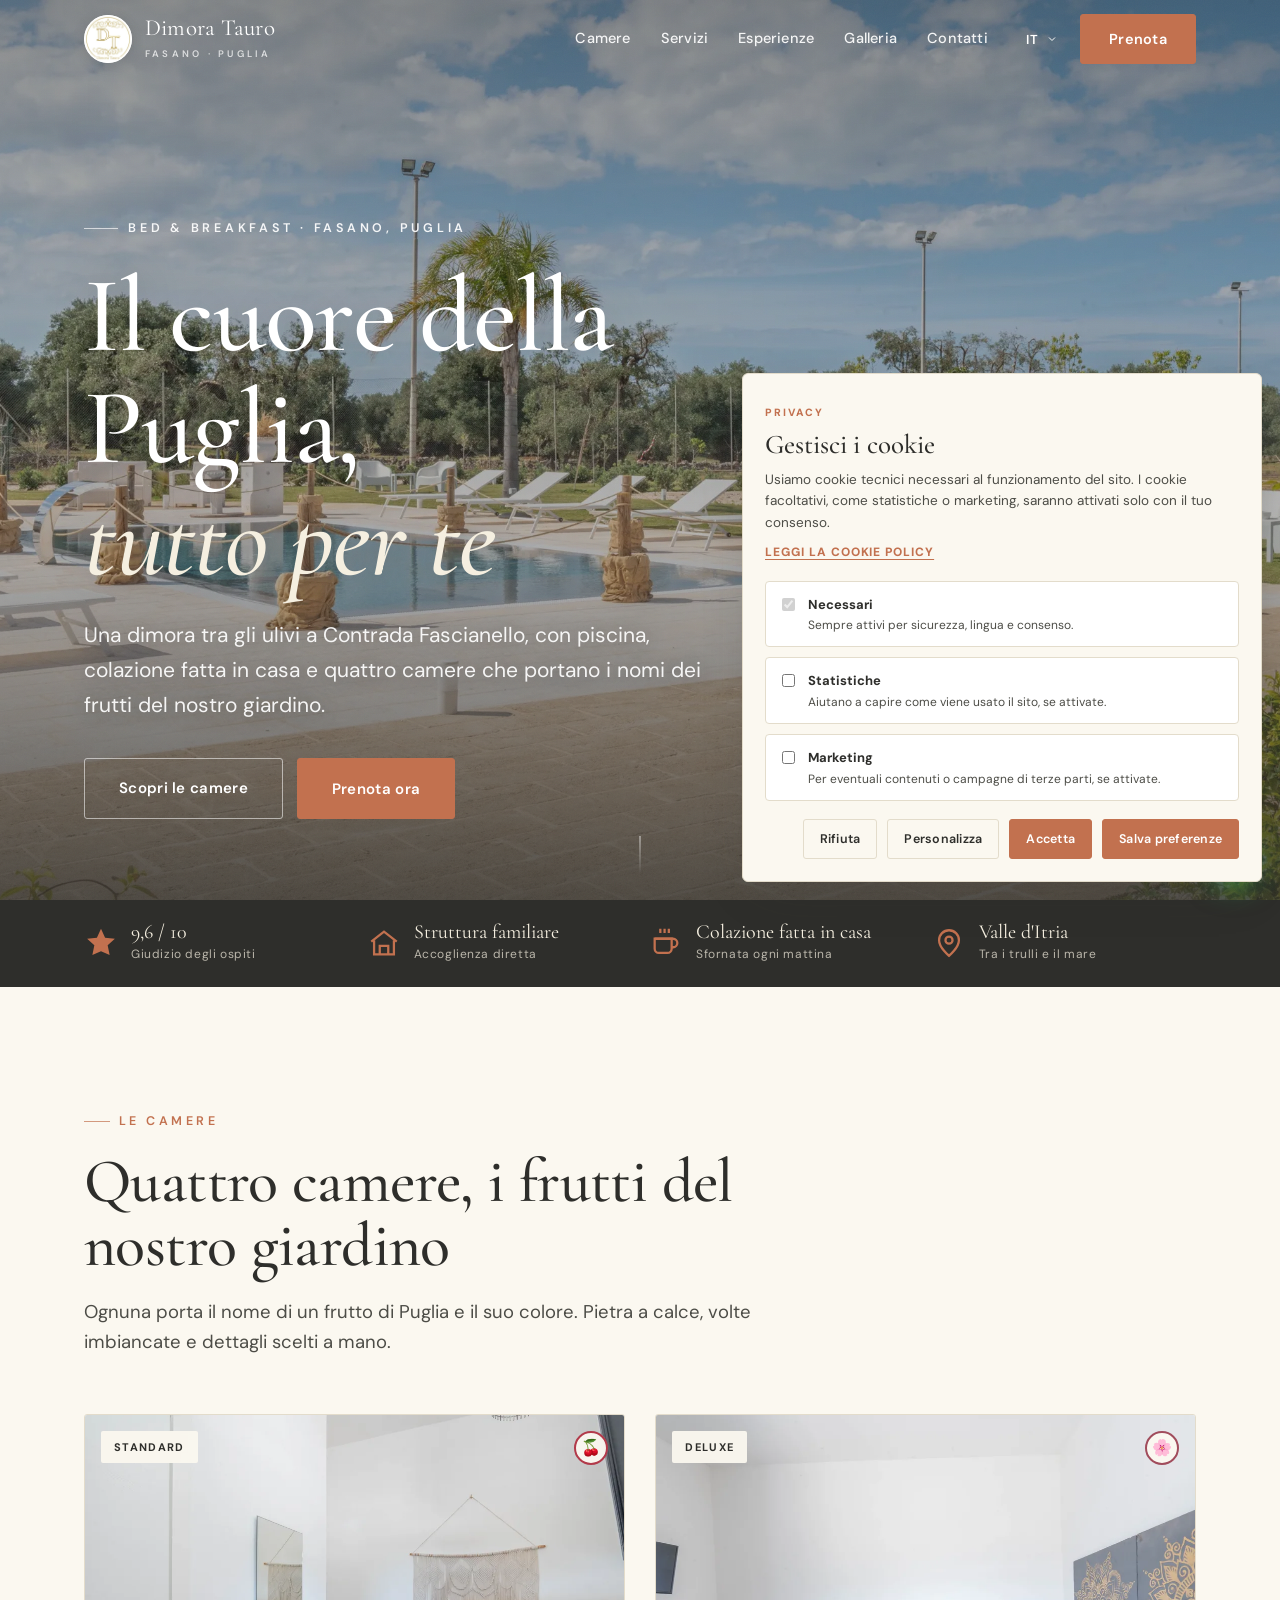
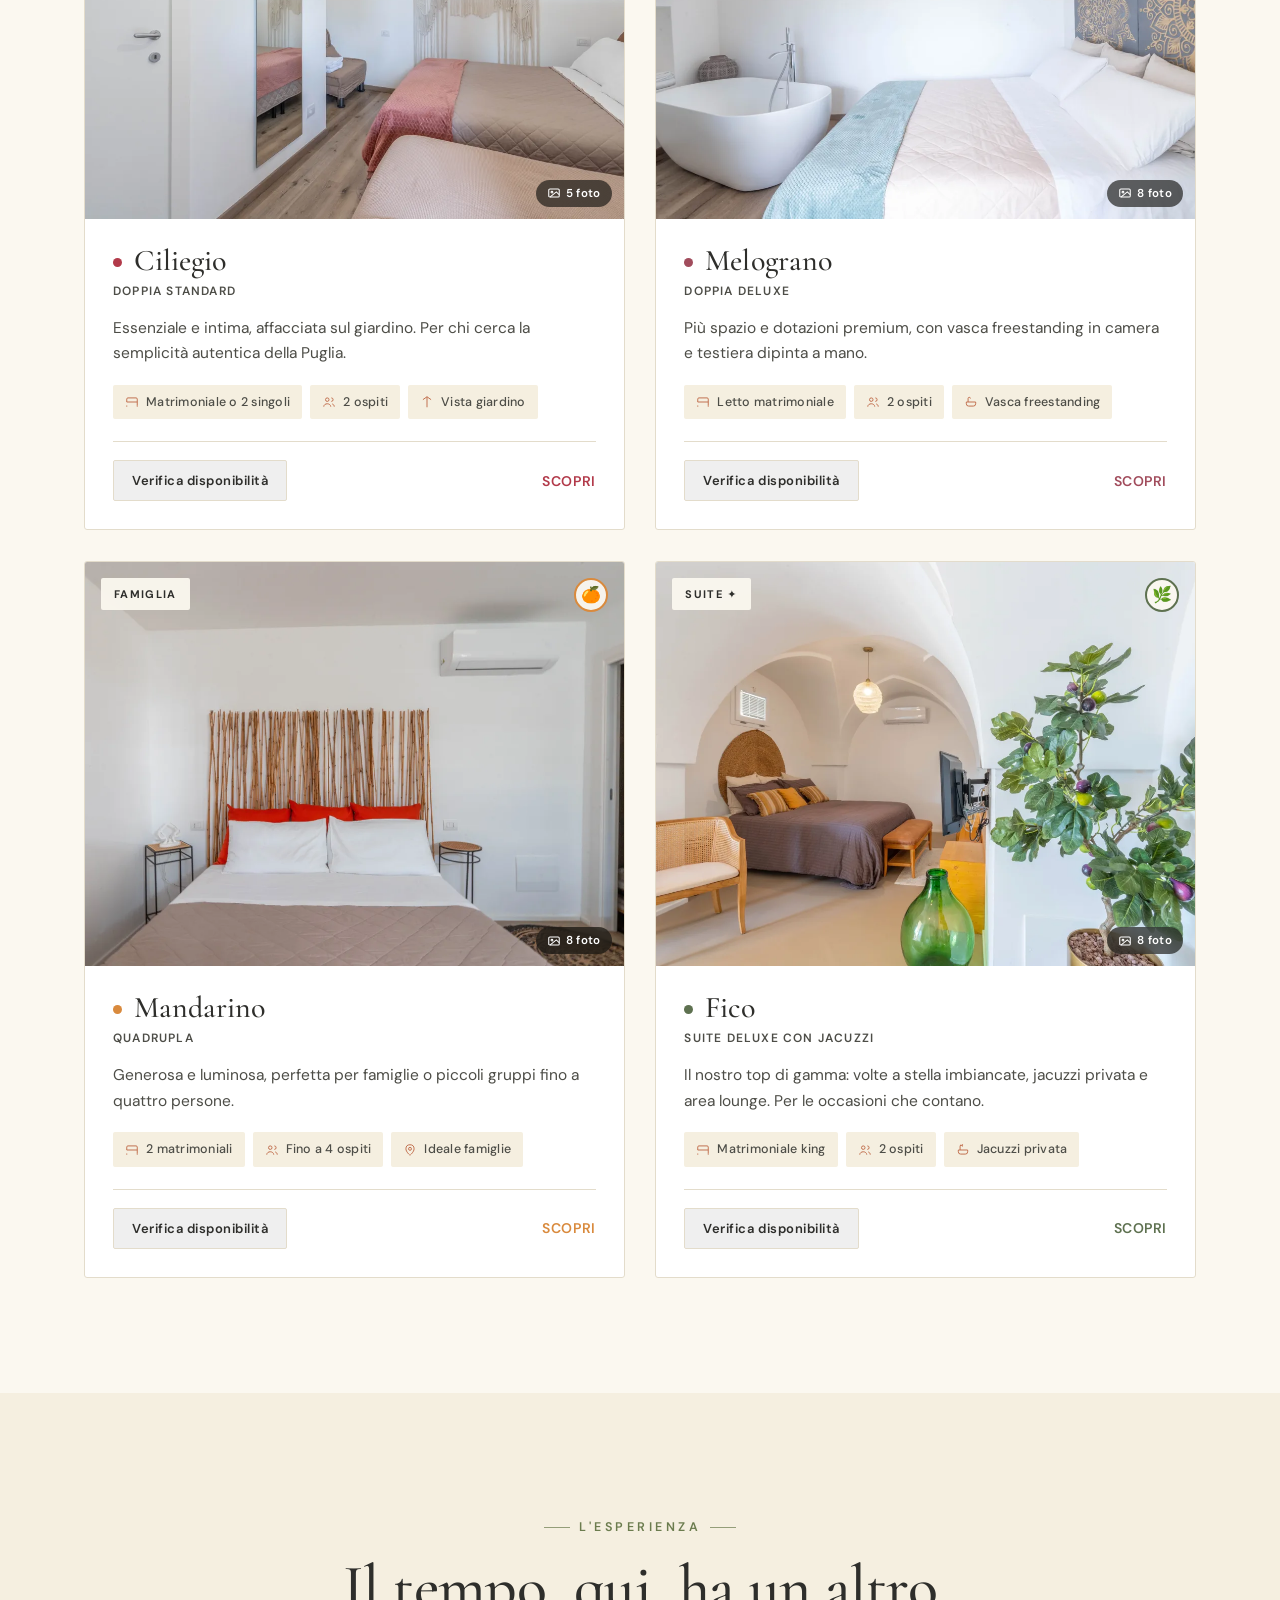
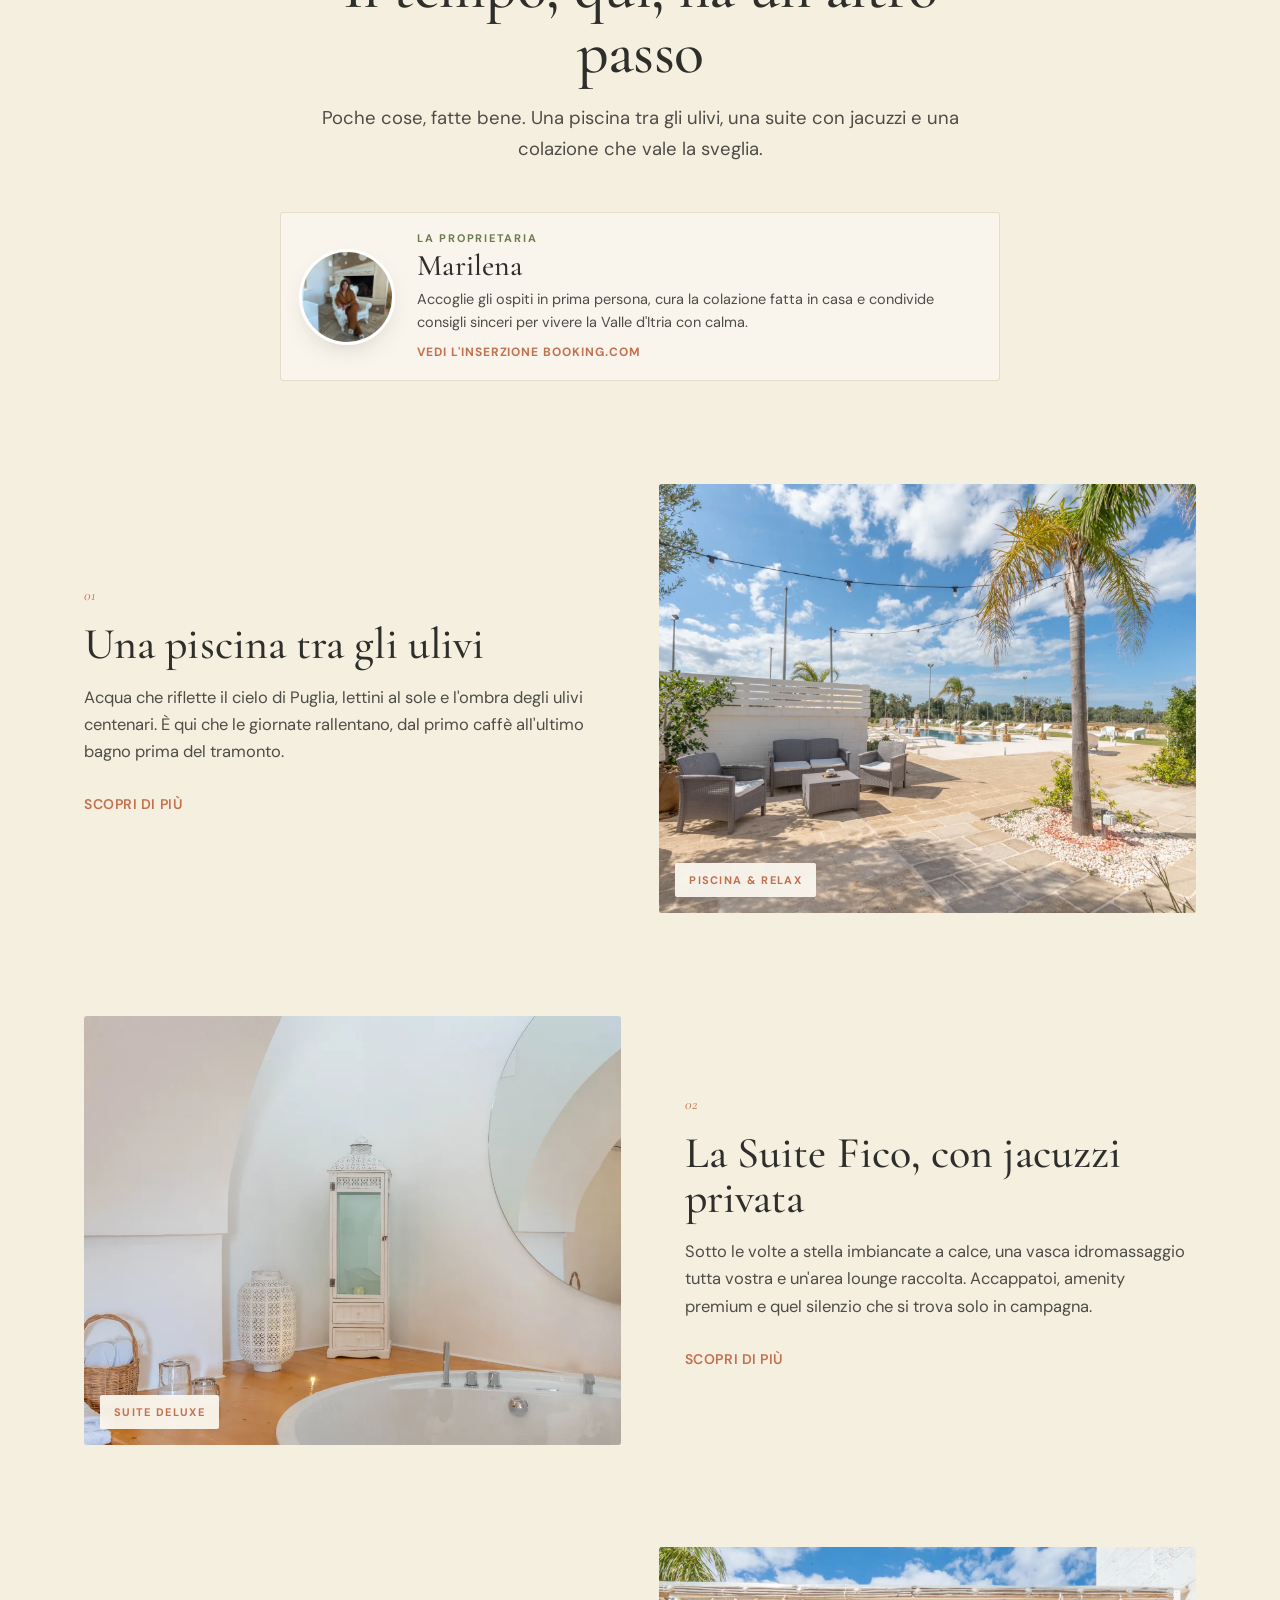
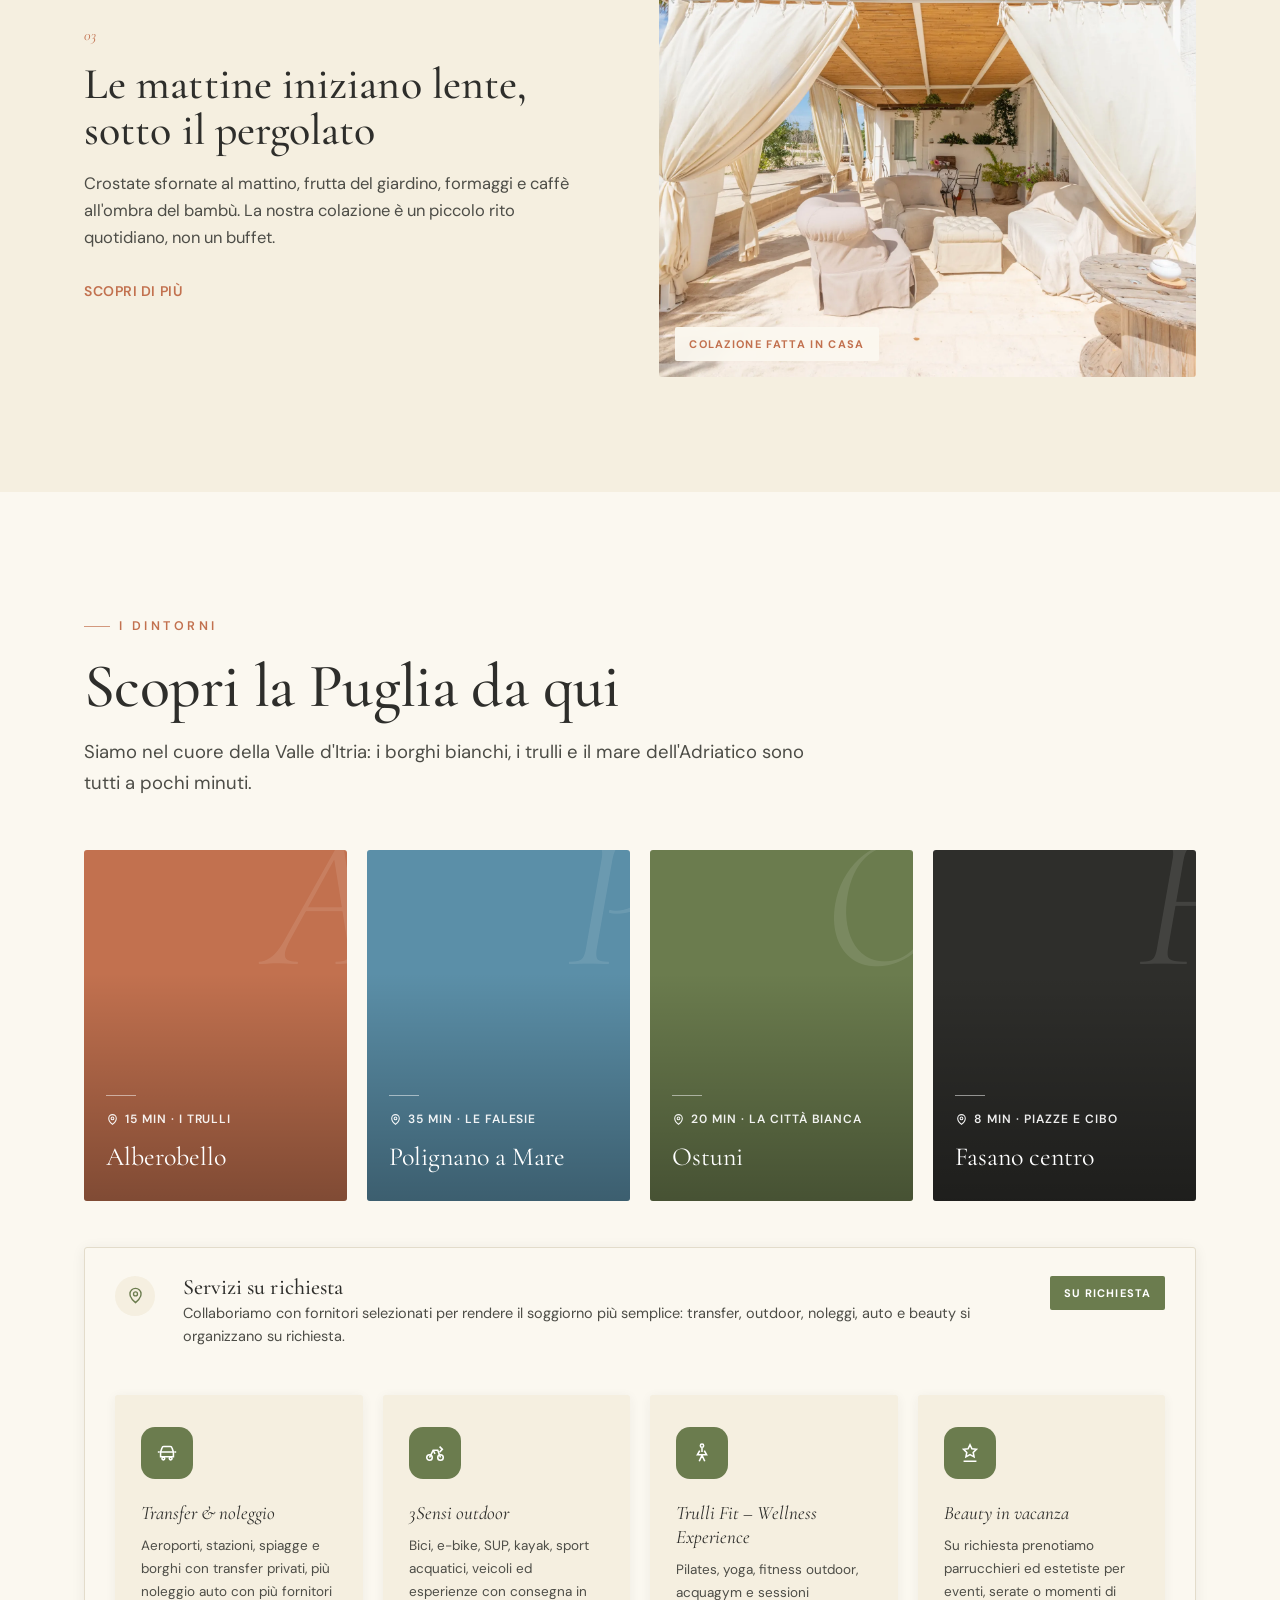
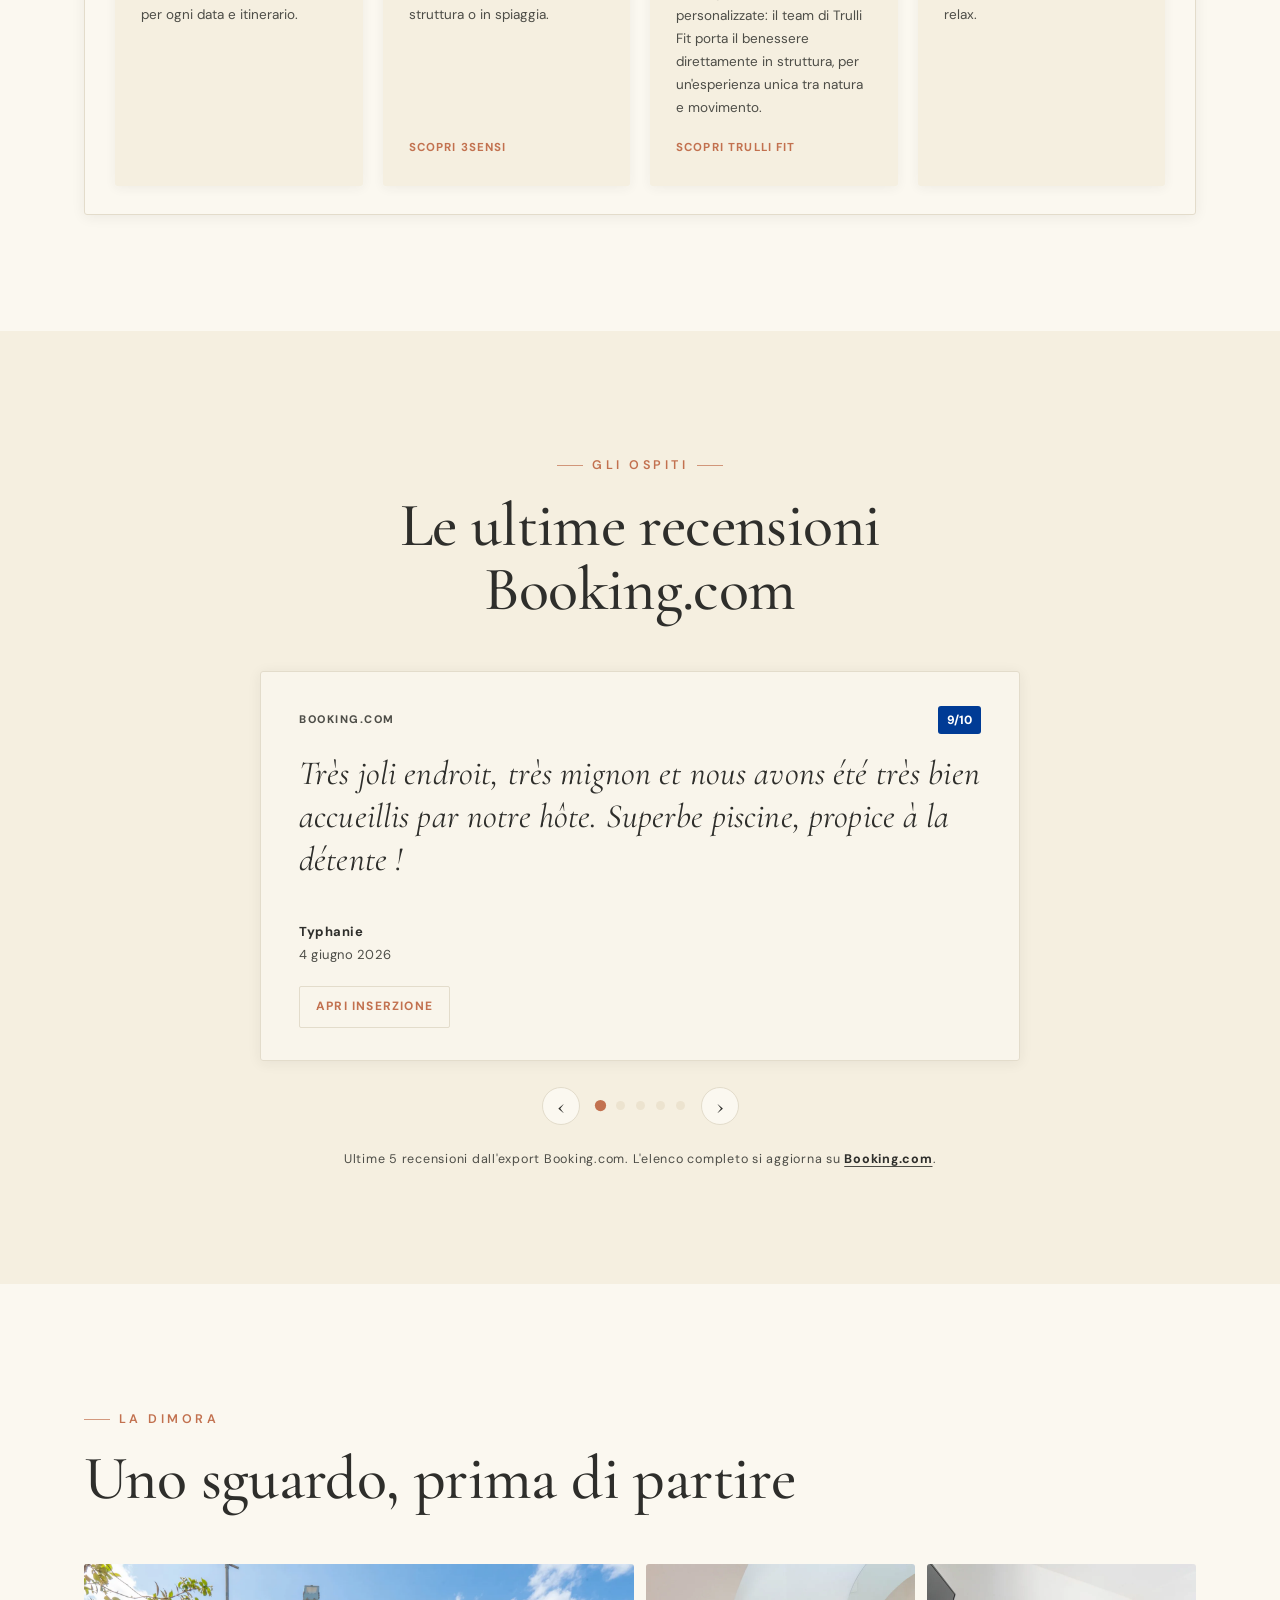
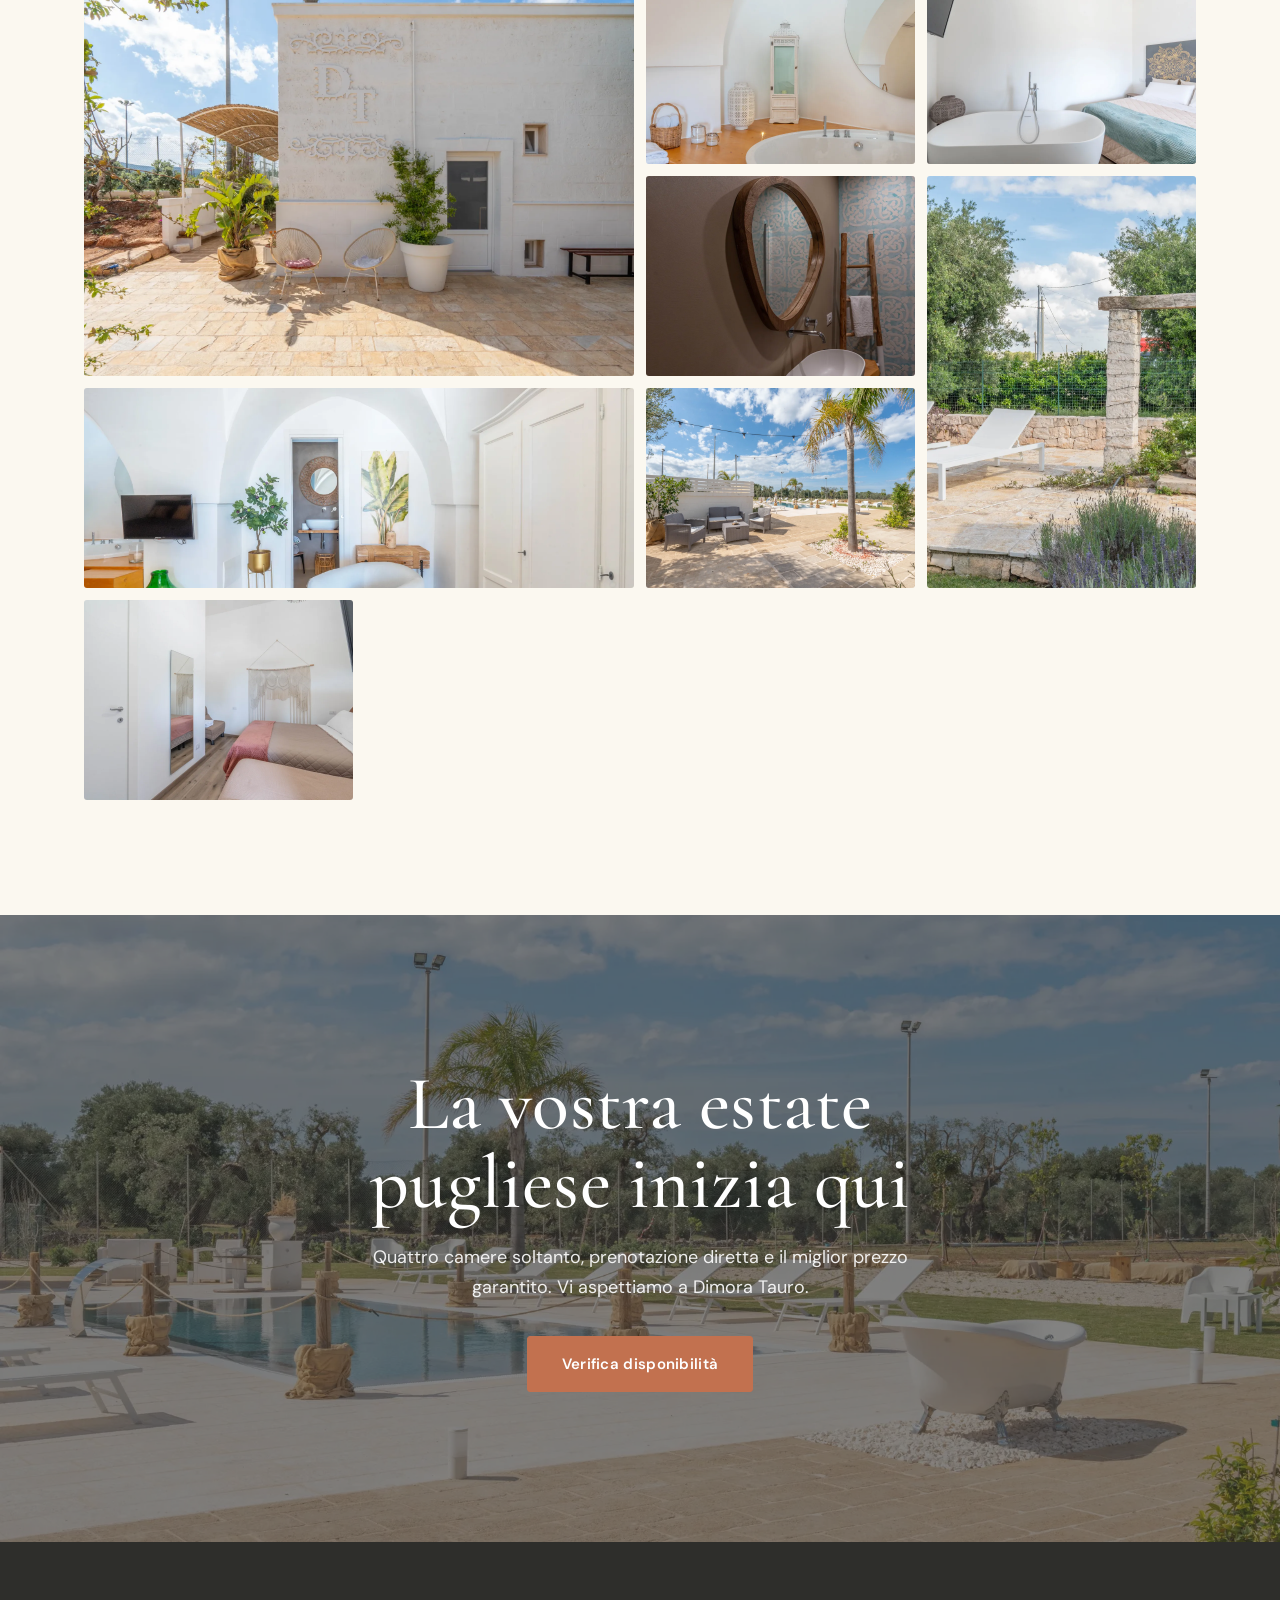
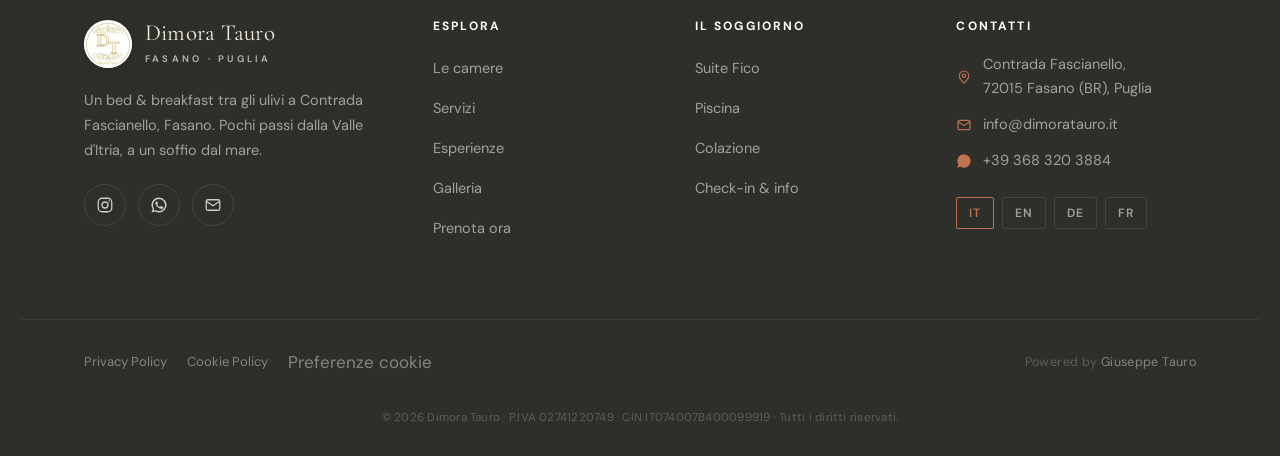
<file: index.html>
<!DOCTYPE html>
<html lang="it">
<head>
<meta charset="UTF-8">
<meta name="viewport" content="width=device-width, initial-scale=1.0">
<title data-i18n="meta.title">Dimora Tauro · B&B con piscina a Fasano, Puglia</title>
<meta name="description" content="Dimora Tauro: B&B con piscina a Fasano, Puglia, tra Valle d'Itria, trulli e mare. Camere eleganti, colazione fatta in casa e suite con jacuzzi.">
<meta name="robots" content="index,follow,max-image-preview:large">
<meta name="author" content="Dimora Tauro">
<link rel="canonical" href="https://www.dimoratauro.it/">
<link rel="alternate" hreflang="it" href="https://www.dimoratauro.it/">
<link rel="alternate" hreflang="en" href="https://www.dimoratauro.it/?lang=en">
<link rel="alternate" hreflang="de" href="https://www.dimoratauro.it/?lang=de">
<link rel="alternate" hreflang="fr" href="https://www.dimoratauro.it/?lang=fr">
<link rel="alternate" hreflang="x-default" href="https://www.dimoratauro.it/">
<meta property="og:type" content="website">
<meta property="og:site_name" content="Dimora Tauro">
<meta property="og:title" content="Dimora Tauro · B&B con piscina a Fasano, Puglia">
<meta property="og:description" content="B&B con piscina tra gli ulivi a Fasano, nel cuore della Valle d'Itria. Quattro camere, colazione fatta in casa e suite con jacuzzi.">
<meta property="og:url" content="https://www.dimoratauro.it/">
<meta property="og:image" content="https://www.dimoratauro.it/assets/img/pool-hero.webp">
<meta property="og:locale" content="it_IT">
<meta name="twitter:card" content="summary_large_image">
<meta name="twitter:title" content="Dimora Tauro · B&B con piscina a Fasano, Puglia">
<meta name="twitter:description" content="B&B con piscina tra gli ulivi a Fasano, nel cuore della Valle d'Itria.">
<meta name="twitter:image" content="https://www.dimoratauro.it/assets/img/pool-hero.webp">
<link rel="preconnect" href="https://fonts.googleapis.com">
<link rel="preconnect" href="https://fonts.gstatic.com" crossorigin>
<link rel="preload" as="style" href="https://fonts.googleapis.com/css2?family=Cormorant+Garamond:ital,wght@0,400;0,500;0,600;1,400;1,500&family=Playfair+Display:ital,wght@0,500;0,600;1,500&family=DM+Sans:opsz,wght@9..40,400;9..40,500;9..40,600;9..40,700&display=swap">
<link href="https://fonts.googleapis.com/css2?family=Cormorant+Garamond:ital,wght@0,400;0,500;0,600;1,400;1,500&family=Playfair+Display:ital,wght@0,500;0,600;1,500&family=DM+Sans:opsz,wght@9..40,400;9..40,500;9..40,600;9..40,700&display=swap" rel="stylesheet" media="print" onload="this.media='all'">
<noscript><link href="https://fonts.googleapis.com/css2?family=Cormorant+Garamond:ital,wght@0,400;0,500;0,600;1,400;1,500&family=Playfair+Display:ital,wght@0,500;0,600;1,500&family=DM+Sans:opsz,wght@9..40,400;9..40,500;9..40,600;9..40,700&display=swap" rel="stylesheet"></noscript>
<link rel="preload" as="image" href="assets/img/pool-hero.webp" type="image/webp">
<link rel="icon" type="image/png" href="assets/img/main-icon.png">
<link rel="apple-touch-icon" href="assets/img/main-icon.png">
<link rel="stylesheet" href="assets/styles.css">
<script type="application/ld+json">
{
  "@context": "https://schema.org",
  "@type": "BedAndBreakfast",
  "name": "Dimora Tauro",
  "url": "https://www.dimoratauro.it/",
  "image": "https://www.dimoratauro.it/assets/img/pool-hero.webp",
  "logo": "https://www.dimoratauro.it/assets/img/main-icon.webp",
  "description": "Bed & breakfast con piscina tra gli ulivi a Fasano, Puglia, vicino alla Valle d'Itria.",
  "telephone": "+393683203884",
  "email": "info@dimoratauro.it",
  "priceRange": "$$",
  "address": {
    "@type": "PostalAddress",
    "streetAddress": "Contrada Fascianello",
    "addressLocality": "Fasano",
    "addressRegion": "Puglia",
    "postalCode": "72015",
    "addressCountry": "IT"
  },
  "geo": {
    "@type": "GeoCoordinates",
    "latitude": 40.8545664,
    "longitude": 17.3571089
  },
  "amenityFeature": [
    {"@type":"LocationFeatureSpecification","name":"Piscina","value":true},
    {"@type":"LocationFeatureSpecification","name":"Colazione fatta in casa","value":true},
    {"@type":"LocationFeatureSpecification","name":"Suite con jacuzzi","value":true},
    {"@type":"LocationFeatureSpecification","name":"Parcheggio","value":true}
  ],
  "aggregateRating": {
    "@type": "AggregateRating",
    "ratingValue": "9.4",
    "bestRating": "10",
    "worstRating": "1",
    "reviewCount": "52"
  },
  "containsPlace": [
    {
      "@type": "HotelRoom",
      "name": "Camera Ciliegio",
      "description": "Camera doppia con muri in pietra, arredo vintage, arazzo macramé e bagno privato con stucco.",
      "occupancy": {"@type": "QuantitativeValue", "maxValue": 2},
      "amenityFeature": [
        {"@type": "LocationFeatureSpecification", "name": "Bagno privato", "value": true},
        {"@type": "LocationFeatureSpecification", "name": "Aria condizionata", "value": true}
      ]
    },
    {
      "@type": "HotelRoom",
      "name": "Camera Melograno",
      "description": "Camera matrimoniale con vasca freestanding, armadio verde salvia, accesso al giardino e nicchie in pietra.",
      "occupancy": {"@type": "QuantitativeValue", "maxValue": 2},
      "amenityFeature": [
        {"@type": "LocationFeatureSpecification", "name": "Vasca freestanding", "value": true},
        {"@type": "LocationFeatureSpecification", "name": "Bagno privato", "value": true},
        {"@type": "LocationFeatureSpecification", "name": "Aria condizionata", "value": true}
      ]
    },
    {
      "@type": "HotelRoom",
      "name": "Camera Mandarino",
      "description": "Camera familiare per 4 persone con letto matrimoniale, letti a castello e bagno con piastrelle arabescate.",
      "occupancy": {"@type": "QuantitativeValue", "maxValue": 4},
      "amenityFeature": [
        {"@type": "LocationFeatureSpecification", "name": "Bagno privato", "value": true},
        {"@type": "LocationFeatureSpecification", "name": "Aria condizionata", "value": true}
      ]
    },
    {
      "@type": "HotelRoom",
      "name": "Suite Fico",
      "description": "Suite con volte a stella, letto matrimoniale a baldacchino, jacuzzi in camera, area soggiorno e veranda privata.",
      "occupancy": {"@type": "QuantitativeValue", "maxValue": 2},
      "amenityFeature": [
        {"@type": "LocationFeatureSpecification", "name": "Jacuzzi", "value": true},
        {"@type": "LocationFeatureSpecification", "name": "Veranda privata", "value": true},
        {"@type": "LocationFeatureSpecification", "name": "Bagno privato", "value": true},
        {"@type": "LocationFeatureSpecification", "name": "Aria condizionata", "value": true}
      ]
    }
  ],
  "sameAs": [
    "https://www.booking.com/hotel/it/dimora-tauro-provincia-di-brindisi.it.html",
    "https://www.google.com/maps/place/Dimora+Tauro+B%26B/"
  ]
}
</script>
<!-- Google tag (gtag.js) · Consent Mode v2 -->
<script>window.dataLayer=window.dataLayer||[];function gtag(){dataLayer.push(arguments);}gtag('consent','default',{analytics_storage:'denied',ad_storage:'denied',wait_for_update:500});</script>
<script async src="https://www.googletagmanager.com/gtag/js?id=G-8NZEPDDP37"></script>
<script>gtag('js',new Date());gtag('config','G-8NZEPDDP37');</script>
</head>
<body data-hero="slideshow">

<!-- ============ HEADER ============ -->
<header class="head" id="head">
  <div class="wrap head__in">
    <a href="#top" class="brand" aria-label="Dimora Tauro">
      <span class="brand__mark brand__mark--logo" aria-hidden="true"><img src="assets/img/main-icon.webp" alt="" width="200" height="199"><span>DT</span></span>
      <span><span class="brand__name">Dimora Tauro</span><span class="brand__sub">Fasano · Puglia</span></span>
    </a>
    <nav class="nav" aria-label="Principale">
      <a class="nav__link" href="#camere" data-i18n="nav.rooms">Camere</a>
      <a class="nav__link" href="#servizi" data-i18n="nav.services">Servizi</a>
      <a class="nav__link" href="#esperienze" data-i18n="nav.experiences">Esperienze</a>
      <a class="nav__link" href="#galleria" data-i18n="nav.gallery">Galleria</a>
      <a class="nav__link" href="#contatti" data-i18n="nav.contact">Contatti</a>
    </nav>
    <div class="head__right">
      <div class="lang" id="lang">
        <button class="lang__btn" id="langBtn" aria-haspopup="true" aria-expanded="false">
          <span id="langCur">IT</span>
          <svg viewBox="0 0 24 24" fill="none" stroke="currentColor" stroke-width="2"><polyline points="6 9 12 15 18 9"/></svg>
        </button>
        <div class="lang__menu" id="langMenu" role="menu"></div>
      </div>
      <button class="btn btn--fill" data-open-booking data-i18n="cta.book">Prenota</button>
      <button class="burger" id="burger" aria-label="Menu"><span></span><span></span><span></span></button>
    </div>
  </div>
</header>

<!-- ============ MOBILE DRAWER ============ -->
<div class="drawer" id="drawer">
  <div class="drawer__scrim" data-close-drawer></div>
  <div class="drawer__panel">
    <button class="drawer__x" data-close-drawer aria-label="Chiudi">
      <svg viewBox="0 0 24 24" fill="none" stroke="currentColor" stroke-width="2"><line x1="18" y1="6" x2="6" y2="18"/><line x1="6" y1="6" x2="18" y2="18"/></svg>
    </button>
    <a href="#camere" data-close-drawer data-i18n="nav.rooms">Camere</a>
    <a href="#servizi" data-close-drawer data-i18n="nav.services">Servizi</a>
    <a href="#esperienze" data-close-drawer data-i18n="nav.experiences">Esperienze</a>
    <a href="#galleria" data-close-drawer data-i18n="nav.gallery">Galleria</a>
    <a href="#contatti" data-close-drawer data-i18n="nav.contact">Contatti</a>
    <button class="btn btn--fill btn--wide" data-open-booking data-i18n="cta.bookNow">Prenota ora</button>
    <div class="drawer__lang" id="drawerLang"></div>
  </div>
</div>

<!-- ============ HERO ============ -->
<section class="hero" id="top">
  <div class="hero__media" id="heroMedia">
    <div class="hero__slide is-active"><img src="assets/img/pool-hero.webp" alt="Piscina tra gli ulivi a Dimora Tauro" fetchpriority="high" width="1920" height="1280"></div>
    <div class="hero__slide"><img src="assets/img/fico-living.webp" alt="Suite Fico con volte a stella" loading="lazy" width="1920" height="1280"></div>
    <div class="hero__slide"><img src="assets/img/garden-loungers.webp" alt="Lettini tra lavanda e ulivi" loading="lazy" width="1920" height="1280"></div>
    <div class="hero__slide"><img src="assets/img/patio-lounge.webp" alt="Salotto sotto il pergolato" loading="lazy" width="1920" height="1280"></div>
  </div>
  <div class="hero__scrim"></div>
  <div class="hero__grain"></div>
  <div class="wrap hero__in">
    <span class="hero__eyebrow" data-i18n="hero.eyebrow">Bed & Breakfast · Fasano, Puglia</span>
    <h1 data-i18n-html="hero.title">Il cuore della Puglia,<br><em>tutto per te</em></h1>
    <p class="hero__sub" data-i18n="hero.sub">Una dimora tra gli ulivi a Contrada Fascianello, con piscina, colazione fatta in casa e quattro camere che portano i nomi dei frutti del nostro giardino.</p>
    <div class="hero__cta">
      <a href="#camere" class="btn btn--ghost btn--lg" data-i18n="cta.discoverRooms">Scopri le camere</a>
      <button class="btn btn--fill btn--lg" data-open-booking data-i18n="cta.bookNow">Prenota ora</button>
    </div>
  </div>
  <div class="hero__dots" id="heroDots"></div>
  <div class="scrollcue"><span></span></div>
</section>

<!-- ============ TRUST STRIP ============ -->
<section class="trust">
  <div class="wrap trust__in">
    <div class="trust__item">
      <span class="trust__ic"><svg viewBox="0 0 24 24" fill="currentColor"><path d="M12 2l2.9 6.3 6.9.7-5.1 4.6 1.4 6.8L12 17.8 5.9 20.4l1.4-6.8L2.2 9l6.9-.7z"/></svg></span>
      <span><span class="trust__t" data-i18n="trust.rating.t">9,6 / 10</span><span class="trust__d" data-i18n="trust.rating.d">Giudizio degli ospiti</span></span>
    </div>
    <div class="trust__item">
      <span class="trust__ic"><svg viewBox="0 0 24 24" fill="none" stroke="currentColor" stroke-width="1.6"><path d="M3 11l9-7 9 7"/><path d="M5 10v10h14V10"/><path d="M9 20v-6h6v6"/></svg></span>
      <span><span class="trust__t" data-i18n="trust.family.t">Struttura familiare</span><span class="trust__d" data-i18n="trust.family.d">Accoglienza diretta</span></span>
    </div>
    <div class="trust__item">
      <span class="trust__ic"><svg viewBox="0 0 24 24" fill="none" stroke="currentColor" stroke-width="1.6"><path d="M4 9h13a3 3 0 0 1 0 6h-1"/><path d="M4 9v7a3 3 0 0 0 3 3h6a3 3 0 0 0 3-3V9z"/><path d="M8 2v3M11 2v3M14 2v3"/></svg></span>
      <span><span class="trust__t" data-i18n="trust.breakfast.t">Colazione fatta in casa</span><span class="trust__d" data-i18n="trust.breakfast.d">Sfornata ogni mattina</span></span>
    </div>
    <div class="trust__item">
      <span class="trust__ic"><svg viewBox="0 0 24 24" fill="none" stroke="currentColor" stroke-width="1.6"><path d="M12 21s-7-5.7-7-11a7 7 0 0 1 14 0c0 5.3-7 11-7 11z"/><circle cx="12" cy="10" r="2.5"/></svg></span>
      <span><span class="trust__t" data-i18n="trust.location.t">Valle d'Itria</span><span class="trust__d" data-i18n="trust.location.d">Tra i trulli e il mare</span></span>
    </div>
  </div>
</section>

<!-- ============ ROOMS ============ -->
<section class="sec sec--paper" id="camere">
  <div class="wrap">
    <div class="sec-head reveal">
      <span class="eyebrow" data-i18n="rooms.eyebrow">Le camere</span>
      <h2 data-i18n="rooms.title">Quattro camere, i frutti del nostro giardino</h2>
      <p data-i18n="rooms.intro">Ognuna porta il nome di un frutto di Puglia e il suo colore.</p>
    </div>
    <div class="rooms__grid">
      <!-- Ciliegio -->
      <article class="room reveal" style="--rc:#B23A4A">
        <div class="room__media">
          <img src="assets/img/ciliegio.webp" alt="Camera Ciliegio" loading="lazy" width="1200" height="800">
          <span class="room__badge" data-i18n="room.ciliegio.badge">Standard</span>
          <span class="room__fruit">🍒</span>
          <button class="room__photos" data-open-gallery="ciliegio" aria-label="Vedi galleria Ciliegio"><svg viewBox="0 0 24 24" fill="none" stroke="currentColor" stroke-width="1.8"><rect x="3" y="5" width="18" height="14" rx="2"/><circle cx="8.5" cy="10.5" r="1.5"/><polyline points="21 15 16 10 5 19"/></svg><span>5 foto</span></button>
        </div>
        <div class="room__body">
          <h3 class="room__name"><span class="room__dot"></span><span data-i18n="room.ciliegio.name">Ciliegio</span></h3>
          <div class="room__type" data-i18n="room.ciliegio.type">Doppia Standard</div>
          <p class="room__desc" data-i18n="room.ciliegio.desc">Essenziale e intima, affacciata sul giardino.</p>
          <div class="room__meta">
            <span class="chip"><svg viewBox="0 0 24 24" fill="none" stroke="currentColor" stroke-width="1.7"><path d="M3 12V7a2 2 0 0 1 2-2h14a2 2 0 0 1 2 2v5"/><path d="M3 12h18v6"/><path d="M3 18v2M21 18v2"/></svg><span data-i18n="room.ciliegio.bed">Matrimoniale o 2 singoli</span></span>
            <span class="chip"><svg viewBox="0 0 24 24" fill="none" stroke="currentColor" stroke-width="1.7"><circle cx="9" cy="8" r="3"/><path d="M3 20c0-3 3-5 6-5s6 2 6 5"/><path d="M16 5a3 3 0 0 1 0 6M21 20c0-2.5-1.5-4-3.5-4.7"/></svg><span data-i18n="room.ciliegio.guests">2 ospiti</span></span>
            <span class="chip"><svg viewBox="0 0 24 24" fill="none" stroke="currentColor" stroke-width="1.7"><path d="M12 3v18M5 8l7-5 7 5"/></svg><span data-i18n="room.ciliegio.special">Vista giardino</span></span>
          </div>
          <div class="room__foot">
            <button class="room__cta" data-open-booking="ciliegio" data-i18n="rooms.cta">Verifica disponibilità</button>
            <button class="link-arrow" data-open-gallery="ciliegio" data-i18n="rooms.see">Scopri</button>
          </div>
        </div>
      </article>
      <!-- Melograno -->
      <article class="room reveal" style="--rc:#A14C5C">
        <div class="room__media">
          <img src="assets/img/melograno.webp" alt="Camera Melograno" loading="lazy" width="1200" height="800">
          <span class="room__badge" data-i18n="room.melograno.badge">Deluxe</span>
          <span class="room__fruit">🌸</span>
          <button class="room__photos" data-open-gallery="melograno" aria-label="Vedi galleria Melograno"><svg viewBox="0 0 24 24" fill="none" stroke="currentColor" stroke-width="1.8"><rect x="3" y="5" width="18" height="14" rx="2"/><circle cx="8.5" cy="10.5" r="1.5"/><polyline points="21 15 16 10 5 19"/></svg><span>8 foto</span></button>
        </div>
        <div class="room__body">
          <h3 class="room__name"><span class="room__dot"></span><span data-i18n="room.melograno.name">Melograno</span></h3>
          <div class="room__type" data-i18n="room.melograno.type">Doppia Deluxe</div>
          <p class="room__desc" data-i18n="room.melograno.desc">Più spazio e dotazioni premium, con vasca freestanding in camera.</p>
          <div class="room__meta">
            <span class="chip"><svg viewBox="0 0 24 24" fill="none" stroke="currentColor" stroke-width="1.7"><path d="M3 12V7a2 2 0 0 1 2-2h14a2 2 0 0 1 2 2v5"/><path d="M3 12h18v6"/><path d="M3 18v2M21 18v2"/></svg><span data-i18n="room.melograno.bed">Letto matrimoniale</span></span>
            <span class="chip"><svg viewBox="0 0 24 24" fill="none" stroke="currentColor" stroke-width="1.7"><circle cx="9" cy="8" r="3"/><path d="M3 20c0-3 3-5 6-5s6 2 6 5"/><path d="M16 5a3 3 0 0 1 0 6M21 20c0-2.5-1.5-4-3.5-4.7"/></svg><span data-i18n="room.melograno.guests">2 ospiti</span></span>
            <span class="chip"><svg viewBox="0 0 24 24" fill="none" stroke="currentColor" stroke-width="1.7"><path d="M4 12h16v3a4 4 0 0 1-4 4H8a4 4 0 0 1-4-4z"/><path d="M7 12V6a2 2 0 0 1 4 0"/></svg><span data-i18n="room.melograno.special">Vasca freestanding</span></span>
          </div>
          <div class="room__foot">
            <button class="room__cta" data-open-booking="melograno" data-i18n="rooms.cta">Verifica disponibilità</button>
            <button class="link-arrow" data-open-gallery="melograno" data-i18n="rooms.see">Scopri</button>
          </div>
        </div>
      </article>
      <!-- Mandarino -->
      <article class="room reveal" style="--rc:#D98A3D">
        <div class="room__media">
          <img src="assets/img/mandarino.webp" alt="Camera Mandarino" loading="lazy" width="1200" height="800">
          <span class="room__badge" data-i18n="room.mandarino.badge">Famiglia</span>
          <span class="room__fruit">🍊</span>
          <button class="room__photos" data-open-gallery="mandarino" aria-label="Vedi galleria Mandarino"><svg viewBox="0 0 24 24" fill="none" stroke="currentColor" stroke-width="1.8"><rect x="3" y="5" width="18" height="14" rx="2"/><circle cx="8.5" cy="10.5" r="1.5"/><polyline points="21 15 16 10 5 19"/></svg><span>8 foto</span></button>
        </div>
        <div class="room__body">
          <h3 class="room__name"><span class="room__dot"></span><span data-i18n="room.mandarino.name">Mandarino</span></h3>
          <div class="room__type" data-i18n="room.mandarino.type">Quadrupla</div>
          <p class="room__desc" data-i18n="room.mandarino.desc">Generosa e luminosa, perfetta per famiglie o piccoli gruppi.</p>
          <div class="room__meta">
            <span class="chip"><svg viewBox="0 0 24 24" fill="none" stroke="currentColor" stroke-width="1.7"><path d="M3 12V7a2 2 0 0 1 2-2h14a2 2 0 0 1 2 2v5"/><path d="M3 12h18v6"/><path d="M3 18v2M21 18v2"/></svg><span data-i18n="room.mandarino.bed">2 matrimoniali</span></span>
            <span class="chip"><svg viewBox="0 0 24 24" fill="none" stroke="currentColor" stroke-width="1.7"><circle cx="9" cy="8" r="3"/><path d="M3 20c0-3 3-5 6-5s6 2 6 5"/><path d="M16 5a3 3 0 0 1 0 6M21 20c0-2.5-1.5-4-3.5-4.7"/></svg><span data-i18n="room.mandarino.guests">Fino a 4 ospiti</span></span>
            <span class="chip"><svg viewBox="0 0 24 24" fill="none" stroke="currentColor" stroke-width="1.7"><path d="M12 21s-7-5.7-7-11a7 7 0 0 1 14 0c0 5.3-7 11-7 11z"/><circle cx="12" cy="10" r="2.5"/></svg><span data-i18n="room.mandarino.special">Ideale famiglie</span></span>
          </div>
          <div class="room__foot">
            <button class="room__cta" data-open-booking="mandarino" data-i18n="rooms.cta">Verifica disponibilità</button>
            <button class="link-arrow" data-open-gallery="mandarino" data-i18n="rooms.see">Scopri</button>
          </div>
        </div>
      </article>
      <!-- Fico -->
      <article class="room reveal" style="--rc:#5E7150">
        <div class="room__media">
          <img src="assets/img/fico.webp" alt="Suite Fico con jacuzzi" loading="lazy" width="1200" height="800">
          <span class="room__badge" data-i18n="room.fico.badge">Suite ✦</span>
          <span class="room__fruit">🌿</span>
          <button class="room__photos" data-open-gallery="fico" aria-label="Vedi galleria Fico"><svg viewBox="0 0 24 24" fill="none" stroke="currentColor" stroke-width="1.8"><rect x="3" y="5" width="18" height="14" rx="2"/><circle cx="8.5" cy="10.5" r="1.5"/><polyline points="21 15 16 10 5 19"/></svg><span>8 foto</span></button>
        </div>
        <div class="room__body">
          <h3 class="room__name"><span class="room__dot"></span><span data-i18n="room.fico.name">Fico</span></h3>
          <div class="room__type" data-i18n="room.fico.type">Suite Deluxe con Jacuzzi</div>
          <p class="room__desc" data-i18n="room.fico.desc">Il nostro top di gamma: volte a stella, jacuzzi privata e area lounge.</p>
          <div class="room__meta">
            <span class="chip"><svg viewBox="0 0 24 24" fill="none" stroke="currentColor" stroke-width="1.7"><path d="M3 12V7a2 2 0 0 1 2-2h14a2 2 0 0 1 2 2v5"/><path d="M3 12h18v6"/><path d="M3 18v2M21 18v2"/></svg><span data-i18n="room.fico.bed">Matrimoniale king</span></span>
            <span class="chip"><svg viewBox="0 0 24 24" fill="none" stroke="currentColor" stroke-width="1.7"><circle cx="9" cy="8" r="3"/><path d="M3 20c0-3 3-5 6-5s6 2 6 5"/><path d="M16 5a3 3 0 0 1 0 6M21 20c0-2.5-1.5-4-3.5-4.7"/></svg><span data-i18n="room.fico.guests">2 ospiti</span></span>
            <span class="chip"><svg viewBox="0 0 24 24" fill="none" stroke="currentColor" stroke-width="1.7"><path d="M4 12h16v3a4 4 0 0 1-4 4H8a4 4 0 0 1-4-4z"/><path d="M7 12V6a2 2 0 0 1 4 0"/><circle cx="8" cy="4" r=".6" fill="currentColor"/><circle cx="11" cy="3.4" r=".6" fill="currentColor"/></svg><span data-i18n="room.fico.special">Jacuzzi privata</span></span>
          </div>
          <div class="room__foot">
            <button class="room__cta" data-open-booking="fico" data-i18n="rooms.cta">Verifica disponibilità</button>
            <button class="link-arrow" data-open-gallery="fico" data-i18n="rooms.see">Scopri</button>
          </div>
        </div>
      </article>
    </div>
  </div>
</section>

<!-- ============ SERVICES ============ -->
<section class="sec sec--cream" id="servizi">
  <div class="wrap">
    <div class="sec-head center reveal">
      <span class="eyebrow olive center" data-i18n="services.eyebrow">L'esperienza</span>
      <h2 data-i18n="services.title">Il tempo, qui, ha un altro passo</h2>
      <p data-i18n="services.intro">Poche cose, fatte bene.</p>
    </div>
    <div class="feat-stack">
      <div class="host-card reveal">
        <img src="assets/img/marilena.webp" alt="Marilena, proprietaria di Dimora Tauro" loading="lazy" width="376" height="500">
        <div class="host-card__body">
          <span class="host-card__eyebrow" data-i18n="owner.eyebrow">La proprietaria</span>
          <h3 data-i18n="owner.title">Marilena</h3>
          <p data-i18n="owner.desc">Accoglie gli ospiti in prima persona, cura la colazione fatta in casa e condivide consigli sinceri per vivere la Valle d'Itria con calma.</p>
          <a href="https://www.booking.com/hotel/it/dimora-tauro-provincia-di-brindisi.it.html" target="_blank" rel="noopener" data-i18n="owner.listing">Vedi l'inserzione Booking.com</a>
        </div>
      </div>
      <div class="feat__row reveal">
        <div class="feat__media"><img src="assets/img/pool-lounge.webp" alt="Piscina tra gli ulivi" width="1920" height="1280"><span class="feat__tag" data-i18n="serv.pool.tag">Piscina & relax</span></div>
        <div class="feat__txt">
          <span class="feat__num" data-i18n="serv.pool.num">01</span>
          <h3 data-i18n="serv.pool.title">Una piscina tra gli ulivi</h3>
          <p data-i18n="serv.pool.desc">Acqua che riflette il cielo di Puglia, lettini al sole e l'ombra degli ulivi centenari.</p>
          <a class="link-arrow" data-open-booking data-i18n="serv.more">Scopri di più <svg viewBox="0 0 24 24" fill="none" stroke="currentColor" stroke-width="2"><line x1="5" y1="12" x2="19" y2="12"/><polyline points="12 5 19 12 12 19"/></svg></a>
        </div>
      </div>
      <div class="feat__row reveal">
        <div class="feat__media"><img src="assets/img/fico-jacuzzi.webp" alt="Suite Fico con jacuzzi privata" width="1200" height="800"><span class="feat__tag" data-i18n="serv.fico.tag">Suite Deluxe</span></div>
        <div class="feat__txt">
          <span class="feat__num" data-i18n="serv.fico.num">02</span>
          <h3 data-i18n="serv.fico.title">La Suite Fico, con jacuzzi privata</h3>
          <p data-i18n="serv.fico.desc">Sotto le volte a stella imbiancate a calce, una vasca idromassaggio tutta vostra.</p>
          <a class="link-arrow" data-open-booking="fico" data-i18n="serv.more">Scopri di più <svg viewBox="0 0 24 24" fill="none" stroke="currentColor" stroke-width="2"><line x1="5" y1="12" x2="19" y2="12"/><polyline points="12 5 19 12 12 19"/></svg></a>
        </div>
      </div>
      <div class="feat__row reveal">
        <div class="feat__media"><img src="assets/img/patio-lounge.webp" alt="Colazione sotto il pergolato" width="1920" height="1280"><span class="feat__tag" data-i18n="serv.bk.tag">Colazione fatta in casa</span></div>
        <div class="feat__txt">
          <span class="feat__num" data-i18n="serv.bk.num">03</span>
          <h3 data-i18n="serv.bk.title">Le mattine iniziano lente, sotto il pergolato</h3>
          <p data-i18n="serv.bk.desc">Crostate sfornate al mattino, frutta del giardino e caffè all'ombra del bambù.</p>
          <a class="link-arrow" href="#galleria" data-i18n="serv.more">Scopri di più <svg viewBox="0 0 24 24" fill="none" stroke="currentColor" stroke-width="2"><line x1="5" y1="12" x2="19" y2="12"/><polyline points="12 5 19 12 12 19"/></svg></a>
        </div>
      </div>
    </div>
  </div>
</section>

<!-- ============ ESPERIENZE ============ -->
<section class="sec sec--paper" id="esperienze">
  <div class="wrap">
    <div class="sec-head reveal">
      <span class="eyebrow" data-i18n="exp.eyebrow">I dintorni</span>
      <h2 data-i18n="exp.title">Scopri la Puglia da qui</h2>
      <p data-i18n="exp.intro">Siamo nel cuore della Valle d'Itria.</p>
    </div>
    <div class="exp__grid">
      <a class="exp reveal" data-init="A" style="--xc:#C2714F" href="https://maps.google.com/?q=Alberobello" target="_blank" rel="noopener">
        <div class="exp__b"><div class="exp__line"></div>
          <div class="exp__dist"><svg viewBox="0 0 24 24" fill="none" stroke="currentColor" stroke-width="2"><path d="M12 21s-7-5.7-7-11a7 7 0 0 1 14 0c0 5.3-7 11-7 11z"/><circle cx="12" cy="10" r="2.5"/></svg><span data-i18n="exp.alberobello.dist">15 min · i trulli</span></div>
          <div class="exp__name" data-i18n="exp.alberobello.name">Alberobello</div>
        </div>
      </a>
      <a class="exp reveal" data-init="P" style="--xc:#5B8FA8" href="https://maps.google.com/?q=Polignano+a+Mare" target="_blank" rel="noopener">
        <div class="exp__b"><div class="exp__line"></div>
          <div class="exp__dist"><svg viewBox="0 0 24 24" fill="none" stroke="currentColor" stroke-width="2"><path d="M12 21s-7-5.7-7-11a7 7 0 0 1 14 0c0 5.3-7 11-7 11z"/><circle cx="12" cy="10" r="2.5"/></svg><span data-i18n="exp.polignano.dist">35 min · le falesie</span></div>
          <div class="exp__name" data-i18n="exp.polignano.name">Polignano a Mare</div>
        </div>
      </a>
      <a class="exp reveal" data-init="O" style="--xc:#6B7C4E" href="https://maps.google.com/?q=Ostuni" target="_blank" rel="noopener">
        <div class="exp__b"><div class="exp__line"></div>
          <div class="exp__dist"><svg viewBox="0 0 24 24" fill="none" stroke="currentColor" stroke-width="2"><path d="M12 21s-7-5.7-7-11a7 7 0 0 1 14 0c0 5.3-7 11-7 11z"/><circle cx="12" cy="10" r="2.5"/></svg><span data-i18n="exp.ostuni.dist">20 min · la città bianca</span></div>
          <div class="exp__name" data-i18n="exp.ostuni.name">Ostuni</div>
        </div>
      </a>
      <a class="exp reveal" data-init="F" style="--xc:#2E2E2B" href="https://maps.google.com/?q=Fasano" target="_blank" rel="noopener">
        <div class="exp__b"><div class="exp__line"></div>
          <div class="exp__dist"><svg viewBox="0 0 24 24" fill="none" stroke="currentColor" stroke-width="2"><path d="M12 21s-7-5.7-7-11a7 7 0 0 1 14 0c0 5.3-7 11-7 11z"/><circle cx="12" cy="10" r="2.5"/></svg><span data-i18n="exp.fasano.dist">8 min · piazze e cibo</span></div>
          <div class="exp__name" data-i18n="exp.fasano.name">Fasano centro</div>
        </div>
      </a>
    </div>
    <div class="exp__soon reveal">
      <span class="lock"><svg viewBox="0 0 24 24" fill="none" stroke="currentColor" stroke-width="1.7"><path d="M12 21s-7-5.7-7-11a7 7 0 0 1 14 0c0 5.3-7 11-7 11z"/><circle cx="12" cy="10" r="2.5"/></svg></span>
      <div class="exp__soon-copy">
        <h3 data-i18n="exp.soon.title">Servizi su richiesta</h3>
        <p data-i18n="exp.soon.desc">Transfer, experience, noleggio auto e servizi beauty: li organizziamo su richiesta con fornitori selezionati.</p>
      </div>
      <span class="badge" data-i18n="exp.soon.badge">Su richiesta</span>
      <div class="exp__service-grid">
        <article class="exp__service">
          <span class="exp__service-ic"><svg viewBox="0 0 24 24" fill="none" stroke="currentColor" stroke-width="1.7"><path d="M5 11l1.5-4.5A2 2 0 0 1 8.4 5h7.2a2 2 0 0 1 1.9 1.5L19 11"/><path d="M5 11h14v5H5z"/><circle cx="8" cy="18" r="1.5"/><circle cx="16" cy="18" r="1.5"/><path d="M2 11h2M20 11h2"/></svg></span>
          <h4 data-i18n="exp.service.transfer.title">Transfer & noleggio</h4>
          <p data-i18n="exp.service.transfer.desc">Aeroporti, stazioni, spiagge e borghi con transfer privati, più noleggio auto con più fornitori per ogni data e itinerario.</p>
        </article>
        <a class="exp__service exp__service--link" href="https://3sensi.it/" target="_blank" rel="noopener">
          <span class="exp__service-ic"><svg viewBox="0 0 24 24" fill="none" stroke="currentColor" stroke-width="1.7"><circle cx="6" cy="17" r="3"/><circle cx="18" cy="17" r="3"/><path d="M6 17l4-8h5l3 8M10 9l2 4"/><path d="M17 5l3 3-3 3"/></svg></span>
          <h4 data-i18n="exp.service.sensi.title">3Sensi outdoor</h4>
          <p data-i18n="exp.service.sensi.desc">Bici, e-bike, SUP, kayak, sport acquatici, veicoli ed esperienze con consegna in struttura o in spiaggia.</p>
          <span class="exp__service-cta" data-i18n="exp.service.sensi.cta">Scopri 3Sensi</span>
        </a>
        <a class="exp__service exp__service--link" href="https://trullifit.my.canva.site/" target="_blank" rel="noopener">
          <span class="exp__service-ic"><svg viewBox="0 0 24 24" fill="none" stroke="currentColor" stroke-width="1.7"><circle cx="12" cy="4" r="1.8"/><path d="M12 6.5v4.5M9.5 9.5L7 14h4.5M14.5 9.5L17 14h-4.5M9 21l3-6.5 3 6.5"/></svg></span>
          <h4 data-i18n="serv.trulli.title">Trulli Fit – Wellness Experience</h4>
          <p data-i18n="serv.trulli.desc">Pilates, yoga, fitness outdoor, acquagym e sessioni personalizzate: il team di Trulli Fit porta il benessere direttamente in struttura.</p>
          <span class="exp__service-cta" data-i18n="serv.trulli.cta">Scopri Trulli Fit</span>
        </a>
        <article class="exp__service">
          <span class="exp__service-ic"><svg viewBox="0 0 24 24" fill="none" stroke="currentColor" stroke-width="1.7"><path d="M12 3l2.1 4.4L19 8l-3.5 3.4.9 4.8L12 13.8 7.6 16.2l.9-4.8L5 8l4.9-.6z"/><path d="M5 21h14"/></svg></span>
          <h4 data-i18n="exp.service.beauty.title">Beauty in vacanza</h4>
          <p data-i18n="exp.service.beauty.desc">Su richiesta prenotiamo parrucchieri ed estetiste per eventi, serate o momenti di relax.</p>
        </article>
      </div>
    </div>
  </div>
</section>

<!-- ============ REVIEWS ============ -->
<section class="sec sec--cream rev">
  <div class="wrap">
    <div class="sec-head center reveal" style="margin-bottom:48px">
      <span class="eyebrow center" data-i18n="rev.eyebrow">Gli ospiti</span>
      <h2 data-i18n="rev.title">Recensioni sempre aggiornate</h2>
    </div>
    <div class="rev__track" id="revTrack"></div>
    <div class="rev__nav" id="revNav"></div>
    <div class="rev__src" data-i18n-html="rev.src">Le recensioni si aggiornano sulle piattaforme ufficiali: <b>Google</b> e <b>Booking.com</b></div>
  </div>
</section>

<!-- ============ GALLERY ============ -->
<section class="sec sec--paper" id="galleria">
  <div class="wrap">
    <div class="sec-head reveal">
      <span class="eyebrow" data-i18n="gal.eyebrow">La dimora</span>
      <h2 data-i18n="gal.title">Uno sguardo, prima di partire</h2>
    </div>
    <div class="gal reveal" id="gal">
      <div class="gal__cell wide tall" data-full="assets/img/facade-dt.webp"><img src="assets/img/facade-dt.webp" alt="Facciata Dimora Tauro" width="1920" height="1280"><span class="gal__plus"><svg viewBox="0 0 24 24" fill="none" stroke="currentColor" stroke-width="1.6"><circle cx="11" cy="11" r="7"/><line x1="11" y1="8" x2="11" y2="14"/><line x1="8" y1="11" x2="14" y2="11"/><line x1="16.5" y1="16.5" x2="21" y2="21"/></svg></span></div>
      <div class="gal__cell" data-full="assets/img/fico-jacuzzi.webp"><img src="assets/img/fico-jacuzzi.webp" alt="Jacuzzi Suite Fico" width="1200" height="800"><span class="gal__plus"><svg viewBox="0 0 24 24" fill="none" stroke="currentColor" stroke-width="1.6"><circle cx="11" cy="11" r="7"/><line x1="11" y1="8" x2="11" y2="14"/><line x1="8" y1="11" x2="14" y2="11"/><line x1="16.5" y1="16.5" x2="21" y2="21"/></svg></span></div>
      <div class="gal__cell" data-full="assets/img/melograno-bath.webp"><img src="assets/img/melograno-bath.webp" alt="Bagno camera Melograno" width="1200" height="800"><span class="gal__plus"><svg viewBox="0 0 24 24" fill="none" stroke="currentColor" stroke-width="1.6"><circle cx="11" cy="11" r="7"/><line x1="11" y1="8" x2="11" y2="14"/><line x1="8" y1="11" x2="14" y2="11"/><line x1="16.5" y1="16.5" x2="21" y2="21"/></svg></span></div>
      <div class="gal__cell" data-full="assets/img/mandarino-bath.webp"><img src="assets/img/mandarino-bath.webp" alt="Dettaglio bagno Mandarino" width="1200" height="800"><span class="gal__plus"><svg viewBox="0 0 24 24" fill="none" stroke="currentColor" stroke-width="1.6"><circle cx="11" cy="11" r="7"/><line x1="11" y1="8" x2="11" y2="14"/><line x1="8" y1="11" x2="14" y2="11"/><line x1="16.5" y1="16.5" x2="21" y2="21"/></svg></span></div>
      <div class="gal__cell tall" data-full="assets/img/garden-loungers.webp"><img src="assets/img/garden-loungers.webp" alt="Lettini in giardino" width="1920" height="1280"><span class="gal__plus"><svg viewBox="0 0 24 24" fill="none" stroke="currentColor" stroke-width="1.6"><circle cx="11" cy="11" r="7"/><line x1="11" y1="8" x2="11" y2="14"/><line x1="8" y1="11" x2="14" y2="11"/><line x1="16.5" y1="16.5" x2="21" y2="21"/></svg></span></div>
      <div class="gal__cell wide" data-full="assets/img/fico-living.webp"><img src="assets/img/fico-living.webp" alt="Living Suite Fico" width="1920" height="1280"><span class="gal__plus"><svg viewBox="0 0 24 24" fill="none" stroke="currentColor" stroke-width="1.6"><circle cx="11" cy="11" r="7"/><line x1="11" y1="8" x2="11" y2="14"/><line x1="8" y1="11" x2="14" y2="11"/><line x1="16.5" y1="16.5" x2="21" y2="21"/></svg></span></div>
      <div class="gal__cell" data-full="assets/img/pool-lounge.webp"><img src="assets/img/pool-lounge.webp" alt="Area piscina" width="1920" height="1280"><span class="gal__plus"><svg viewBox="0 0 24 24" fill="none" stroke="currentColor" stroke-width="1.6"><circle cx="11" cy="11" r="7"/><line x1="11" y1="8" x2="11" y2="14"/><line x1="8" y1="11" x2="14" y2="11"/><line x1="16.5" y1="16.5" x2="21" y2="21"/></svg></span></div>
      <div class="gal__cell" data-full="assets/img/ciliegio.webp"><img src="assets/img/ciliegio.webp" alt="Camera Ciliegio" width="1200" height="800"><span class="gal__plus"><svg viewBox="0 0 24 24" fill="none" stroke="currentColor" stroke-width="1.6"><circle cx="11" cy="11" r="7"/><line x1="11" y1="8" x2="11" y2="14"/><line x1="8" y1="11" x2="14" y2="11"/><line x1="16.5" y1="16.5" x2="21" y2="21"/></svg></span></div>
    </div>
  </div>
</section>

<!-- ============ CTA BAND ============ -->
<section class="band" id="contatti">
  <img src="assets/img/pool-hero.webp" alt="" width="1920" height="1280">
  <div class="wrap band__in reveal">
    <h2 data-i18n="band.title">La vostra estate pugliese inizia qui</h2>
    <p data-i18n="band.sub">Quattro camere soltanto, prenotazione diretta e il miglior prezzo garantito.</p>
    <button class="btn btn--fill btn--lg" data-open-booking data-i18n="band.cta">Verifica disponibilità</button>
  </div>
</section>

<!-- ============ FOOTER ============ -->
<footer class="foot">
  <div class="wrap foot__top">
    <div class="foot__brand">
      <a href="#top" class="brand"><span class="brand__mark brand__mark--logo" aria-hidden="true"><img src="assets/img/main-icon.webp" alt="" width="200" height="199"><span>DT</span></span><span><span class="brand__name">Dimora Tauro</span><span class="brand__sub">Fasano · Puglia</span></span></a>
      <p data-i18n="foot.claim">Un bed & breakfast tra gli ulivi a Contrada Fascianello, Fasano.</p>
      <div class="foot__social">
        <a href="https://instagram.com/dimora_tauro" target="_blank" rel="noopener" aria-label="Instagram"><svg viewBox="0 0 24 24" fill="none" stroke="currentColor" stroke-width="1.7"><rect x="3" y="3" width="18" height="18" rx="5"/><circle cx="12" cy="12" r="4"/><circle cx="17.5" cy="6.5" r="1" fill="currentColor" stroke="none"/></svg></a>
        <a href="https://wa.me/393683203884" target="_blank" rel="noopener" aria-label="WhatsApp"><svg viewBox="0 0 24 24" fill="currentColor"><path d="M12 2a10 10 0 0 0-8.5 15.2L2 22l4.9-1.4A10 10 0 1 0 12 2zm0 18a8 8 0 0 1-4.1-1.1l-.3-.2-2.9.8.8-2.8-.2-.3A8 8 0 1 1 12 20zm4.4-5.9c-.2-.1-1.4-.7-1.7-.8-.2-.1-.4-.1-.5.1l-.7.9c-.1.2-.3.2-.5.1a6.5 6.5 0 0 1-1.9-1.2 7.3 7.3 0 0 1-1.3-1.7c-.1-.2 0-.4.1-.5l.4-.5.3-.5v-.4l-.8-1.8c-.2-.5-.4-.4-.5-.4h-.5a1 1 0 0 0-.7.3 3 3 0 0 0-.9 2.2 5.2 5.2 0 0 0 1.1 2.7 11.8 11.8 0 0 0 4.6 4c.6.3 1.1.4 1.5.5a3.6 3.6 0 0 0 1.6.1c.5-.1 1.4-.6 1.6-1.1.2-.6.2-1 .1-1.1z"/></svg></a>
        <a href="mailto:info@dimoratauro.it" aria-label="Email"><svg viewBox="0 0 24 24" fill="none" stroke="currentColor" stroke-width="1.7"><rect x="3" y="5" width="18" height="14" rx="2"/><path d="M3 7l9 6 9-6"/></svg></a>
      </div>
    </div>
    <div>
      <h3 data-i18n="foot.explore">Esplora</h3>
      <ul>
        <li><a href="#camere" data-i18n="foot.link.rooms">Le camere</a></li>
        <li><a href="#servizi" data-i18n="foot.link.services">Servizi</a></li>
        <li><a href="#esperienze" data-i18n="foot.link.experiences">Esperienze</a></li>
        <li><a href="#galleria" data-i18n="foot.link.gallery">Galleria</a></li>
        <li><a data-open-booking data-i18n="foot.link.book">Prenota ora</a></li>
      </ul>
    </div>
    <div>
      <h3 data-i18n="foot.stay">Il soggiorno</h3>
      <ul>
        <li><a data-open-booking="fico" data-i18n="foot.link.suite">Suite Fico</a></li>
        <li><a href="#servizi" data-i18n="foot.link.pool">Piscina</a></li>
        <li><a href="#servizi" data-i18n="foot.link.breakfast">Colazione</a></li>
        <li><a href="#contatti" data-i18n="foot.link.checkin">Check-in & info</a></li>
      </ul>
    </div>
    <div class="foot__contact">
      <h3 data-i18n="foot.contactT">Contatti</h3>
      <ul>
        <li><a href="https://maps.app.goo.gl/sK5fYBP3H5RDXFDs8" target="_blank" rel="noopener"><svg viewBox="0 0 24 24" fill="none" stroke="currentColor" stroke-width="1.7"><path d="M12 21s-7-5.7-7-11a7 7 0 0 1 14 0c0 5.3-7 11-7 11z"/><circle cx="12" cy="10" r="2.5"/></svg><span data-i18n-html="foot.address">Contrada Fascianello,<br>72015 Fasano (BR), Puglia</span></a></li>
        <li><a href="mailto:info@dimoratauro.it"><svg viewBox="0 0 24 24" fill="none" stroke="currentColor" stroke-width="1.7"><rect x="3" y="5" width="18" height="14" rx="2"/><path d="M3 7l9 6 9-6"/></svg>info@dimoratauro.it</a></li>
        <li><a href="https://wa.me/393683203884" target="_blank" rel="noopener"><svg viewBox="0 0 24 24" fill="currentColor"><path d="M12 2a10 10 0 0 0-8.5 15.2L2 22l4.9-1.4A10 10 0 1 0 12 2z"/></svg>+39 368 320 3884</a></li>
      </ul>
      <div class="foot__lang" id="footLang"></div>
    </div>
  </div>
  <div class="wrap foot__bot">
    <div class="foot__bot-row">
      <div class="foot__bot-links">
        <a href="privacy.html" data-i18n="foot.privacy">Privacy Policy</a>
        <a href="cookie.html" data-i18n="foot.cookie">Cookie Policy</a>
        <button class="foot__cookie-btn" type="button" data-cookie-settings data-i18n="foot.cookieSettings">Preferenze cookie</button>
      </div>
      <span class="foot__powered">Powered by <a href="https://gtauro8.github.io/" target="_blank" rel="noopener">Giuseppe Tauro</a></span>
    </div>
    <p class="foot__legal">© <span id="yr"></span> Dimora Tauro · P.IVA 02741220749 · CIN IT074007B400099919 · <span data-i18n="foot.rights">Tutti i diritti riservati.</span></p>
  </div>
</footer>

<!-- ============ COOKIE CONSENT ============ -->
<div class="cookie" id="cookieBanner" role="dialog" aria-live="polite" aria-label="Preferenze cookie">
  <div class="cookie__panel">
    <div class="cookie__copy">
      <span class="cookie__eyebrow" data-i18n="cookie.eyebrow">Privacy</span>
      <h3 data-i18n="cookie.title">Gestisci i cookie</h3>
      <p data-i18n="cookie.text">Usiamo cookie tecnici necessari al funzionamento del sito. I cookie facoltativi, come statistiche o marketing, saranno attivati solo con il tuo consenso.</p>
      <a href="cookie.html" data-i18n="cookie.more">Leggi la Cookie Policy</a>
    </div>
    <div class="cookie__prefs" id="cookiePrefs" hidden>
      <label class="cookie__toggle">
        <input type="checkbox" checked disabled>
        <span><b data-i18n="cookie.necessary">Necessari</b><small data-i18n="cookie.necessaryDesc">Sempre attivi per sicurezza, lingua e consenso.</small></span>
      </label>
      <label class="cookie__toggle">
        <input type="checkbox" id="cookieAnalytics">
        <span><b data-i18n="cookie.analytics">Statistiche</b><small data-i18n="cookie.analyticsDesc">Aiutano a capire come viene usato il sito, se attivate.</small></span>
      </label>
      <label class="cookie__toggle">
        <input type="checkbox" id="cookieMarketing">
        <span><b data-i18n="cookie.marketing">Marketing</b><small data-i18n="cookie.marketingDesc">Per eventuali contenuti o campagne di terze parti, se attivate.</small></span>
      </label>
    </div>
    <div class="cookie__actions">
      <button class="btn btn--ink" type="button" data-cookie-reject data-i18n="cookie.reject">Rifiuta</button>
      <button class="btn btn--ink" type="button" data-cookie-customize data-i18n="cookie.customize">Personalizza</button>
      <button class="btn btn--fill" type="button" data-cookie-accept data-i18n="cookie.accept">Accetta</button>
      <button class="btn btn--fill" type="button" data-cookie-save data-i18n="cookie.save" hidden>Salva preferenze</button>
    </div>
  </div>
</div>

<!-- ============ MOBILE BOTTOM BAR + WHATSAPP FAB ============ -->
<div class="botbar">
  <button class="btn btn--fill" data-open-booking data-i18n="cta.bookNow">Prenota ora</button>
</div>
<a class="wfab" href="https://wa.me/393683203884" target="_blank" rel="noopener" aria-label="WhatsApp">
  <svg viewBox="0 0 24 24" fill="currentColor"><path d="M12 2a10 10 0 0 0-8.5 15.2L2 22l4.9-1.4A10 10 0 1 0 12 2zm0 18a8 8 0 0 1-4.1-1.1l-.3-.2-2.9.8.8-2.8-.2-.3A8 8 0 1 1 12 20zm4.4-5.9c-.2-.1-1.4-.7-1.7-.8-.2-.1-.4-.1-.5.1l-.7.9c-.1.2-.3.2-.5.1a6.5 6.5 0 0 1-1.9-1.2 7.3 7.3 0 0 1-1.3-1.7c-.1-.2 0-.4.1-.5l.4-.5.3-.5v-.4l-.8-1.8c-.2-.5-.4-.4-.5-.4h-.5a1 1 0 0 0-.7.3 3 3 0 0 0-.9 2.2 5.2 5.2 0 0 0 1.1 2.7 11.8 11.8 0 0 0 4.6 4c.6.3 1.1.4 1.5.5a3.6 3.6 0 0 0 1.6.1c.5-.1 1.4-.6 1.6-1.1.2-.6.2-1 .1-1.1z"/></svg>
</a>

<!-- ============ ROOM GALLERY ============ -->
<div class="rg" id="roomGal" role="dialog" aria-modal="true" aria-label="Galleria camera">
  <div class="rg__scrim" data-rg-close></div>
  <div class="rg__panel">
    <div class="rg__head">
      <div class="rg__info">
        <span class="rg__dot" id="rgDot"></span>
        <h3 class="rg__name" id="rgName"></h3>
      </div>
      <div class="rg__actions">
        <span class="rg__count" id="rgCount"></span>
        <button class="rg__close" data-rg-close aria-label="Chiudi">
          <svg viewBox="0 0 24 24" fill="none" stroke="currentColor" stroke-width="2"><line x1="18" y1="6" x2="6" y2="18"/><line x1="6" y1="6" x2="18" y2="18"/></svg>
        </button>
      </div>
    </div>
    <div class="rg__stage" id="rgStage">
      <img class="rg__img" id="rgImg" alt="">
      <button class="rg__nav rg__nav--prev" id="rgPrev" aria-label="Foto precedente"><svg viewBox="0 0 24 24" fill="none" stroke="currentColor" stroke-width="2"><polyline points="15 18 9 12 15 6"/></svg></button>
      <button class="rg__nav rg__nav--next" id="rgNext" aria-label="Foto successiva"><svg viewBox="0 0 24 24" fill="none" stroke="currentColor" stroke-width="2"><polyline points="9 18 15 12 9 6"/></svg></button>
    </div>
    <div class="rg__strip" id="rgStrip"></div>
  </div>
</div>

<!-- ============ LIGHTBOX ============ -->
<div class="lightbox" id="lightbox">
  <button class="lb-btn lb-close" data-lb-close aria-label="Chiudi"><svg viewBox="0 0 24 24" fill="none" stroke="currentColor" stroke-width="2"><line x1="18" y1="6" x2="6" y2="18"/><line x1="6" y1="6" x2="18" y2="18"/></svg></button>
  <button class="lb-btn lb-prev" data-lb-prev aria-label="Precedente"><svg viewBox="0 0 24 24" fill="none" stroke="currentColor" stroke-width="2"><polyline points="15 18 9 12 15 6"/></svg></button>
  <img id="lbImg" alt="">
  <button class="lb-btn lb-next" data-lb-next aria-label="Successiva"><svg viewBox="0 0 24 24" fill="none" stroke="currentColor" stroke-width="2"><polyline points="9 18 15 12 9 6"/></svg></button>
  <div class="lb-count" id="lbCount"></div>
</div>

<!-- ============ BOOKING MODAL (AvaiBook handoff) ============ -->
<div class="modal" id="booking">
  <div class="modal__scrim" data-close-booking></div>
  <div class="modal__card">
    <div class="modal__head">
      <span class="eyebrow" data-i18n="bk.eyebrow">Prenotazione diretta</span>
      <h3 data-i18n="bk.title">Verifica disponibilità</h3>
      <p data-i18n="bk.sub">Miglior prezzo garantito · nessuna commissione di intermediazione</p>
      <button class="modal__x" data-close-booking aria-label="Chiudi"><svg viewBox="0 0 24 24" fill="none" stroke="currentColor" stroke-width="2"><line x1="18" y1="6" x2="6" y2="18"/><line x1="6" y1="6" x2="18" y2="18"/></svg></button>
    </div>
    <div class="modal__body">
      <div class="bk-grid">
        <div class="bk-field bk-date"><label for="bkIn" data-i18n="bk.checkin">Check-in</label><input type="text" id="bkIn" readonly inputmode="none" autocomplete="off"></div>
        <div class="bk-field bk-date"><label for="bkOut" data-i18n="bk.checkout">Check-out</label><input type="text" id="bkOut" readonly inputmode="none" autocomplete="off"></div>
        <div class="bk-field"><label for="bkGuests" data-i18n="bk.guests">Ospiti</label>
          <select id="bkGuests">
            <option value="1" data-i18n="bk.g1">1 ospite</option>
            <option value="2" selected data-i18n="bk.g2">2 ospiti</option>
            <option value="3" data-i18n="bk.g3">3 ospiti</option>
            <option value="4" data-i18n="bk.g4">4 ospiti</option>
          </select>
        </div>
        <div class="bk-field"><label for="bkRoom" data-i18n="bk.room">Camera</label>
          <select id="bkRoom">
            <option value="any" data-i18n="bk.roomAny">Qualsiasi camera</option>
            <option value="ciliegio">Ciliegio</option>
            <option value="melograno">Melograno</option>
            <option value="mandarino">Mandarino</option>
            <option value="fico">Fico</option>
          </select>
        </div>
        <div class="bk-field full">
          <button class="btn btn--fill btn--wide btn--lg" id="bkSearch" data-i18n="bk.search">Cerca disponibilità</button>
        </div>
      </div>
      <p class="bk-note"><svg viewBox="0 0 24 24" fill="none" stroke="currentColor" stroke-width="2"><path d="M20 6L9 17l-5-5"/></svg><span data-i18n="bk.note">Le tariffe e le condizioni finali saranno mostrate nel motore sicuro di Avaibook.</span></p>
      <div class="bk-summary" id="bkSummary" data-i18n="bk.summary">Inserisci le date: ti porteremo su Avaibook per disponibilità, tariffe e conferma.</div>
      <div class="bk-results" id="bkResults"></div>
      <div class="bk-powered"><span data-i18n="bk.powered">Prenotazioni gestite in sicurezza con</span> <b>AvaiBook</b></div>
    </div>
  </div>
</div>

<!-- ============ TWEAKS MOUNT ============ -->
<div id="tweaks-root"></div>

<script src="assets/i18n.js"></script>
<script src="assets/app.js"></script>
</body>
</html>
</file>
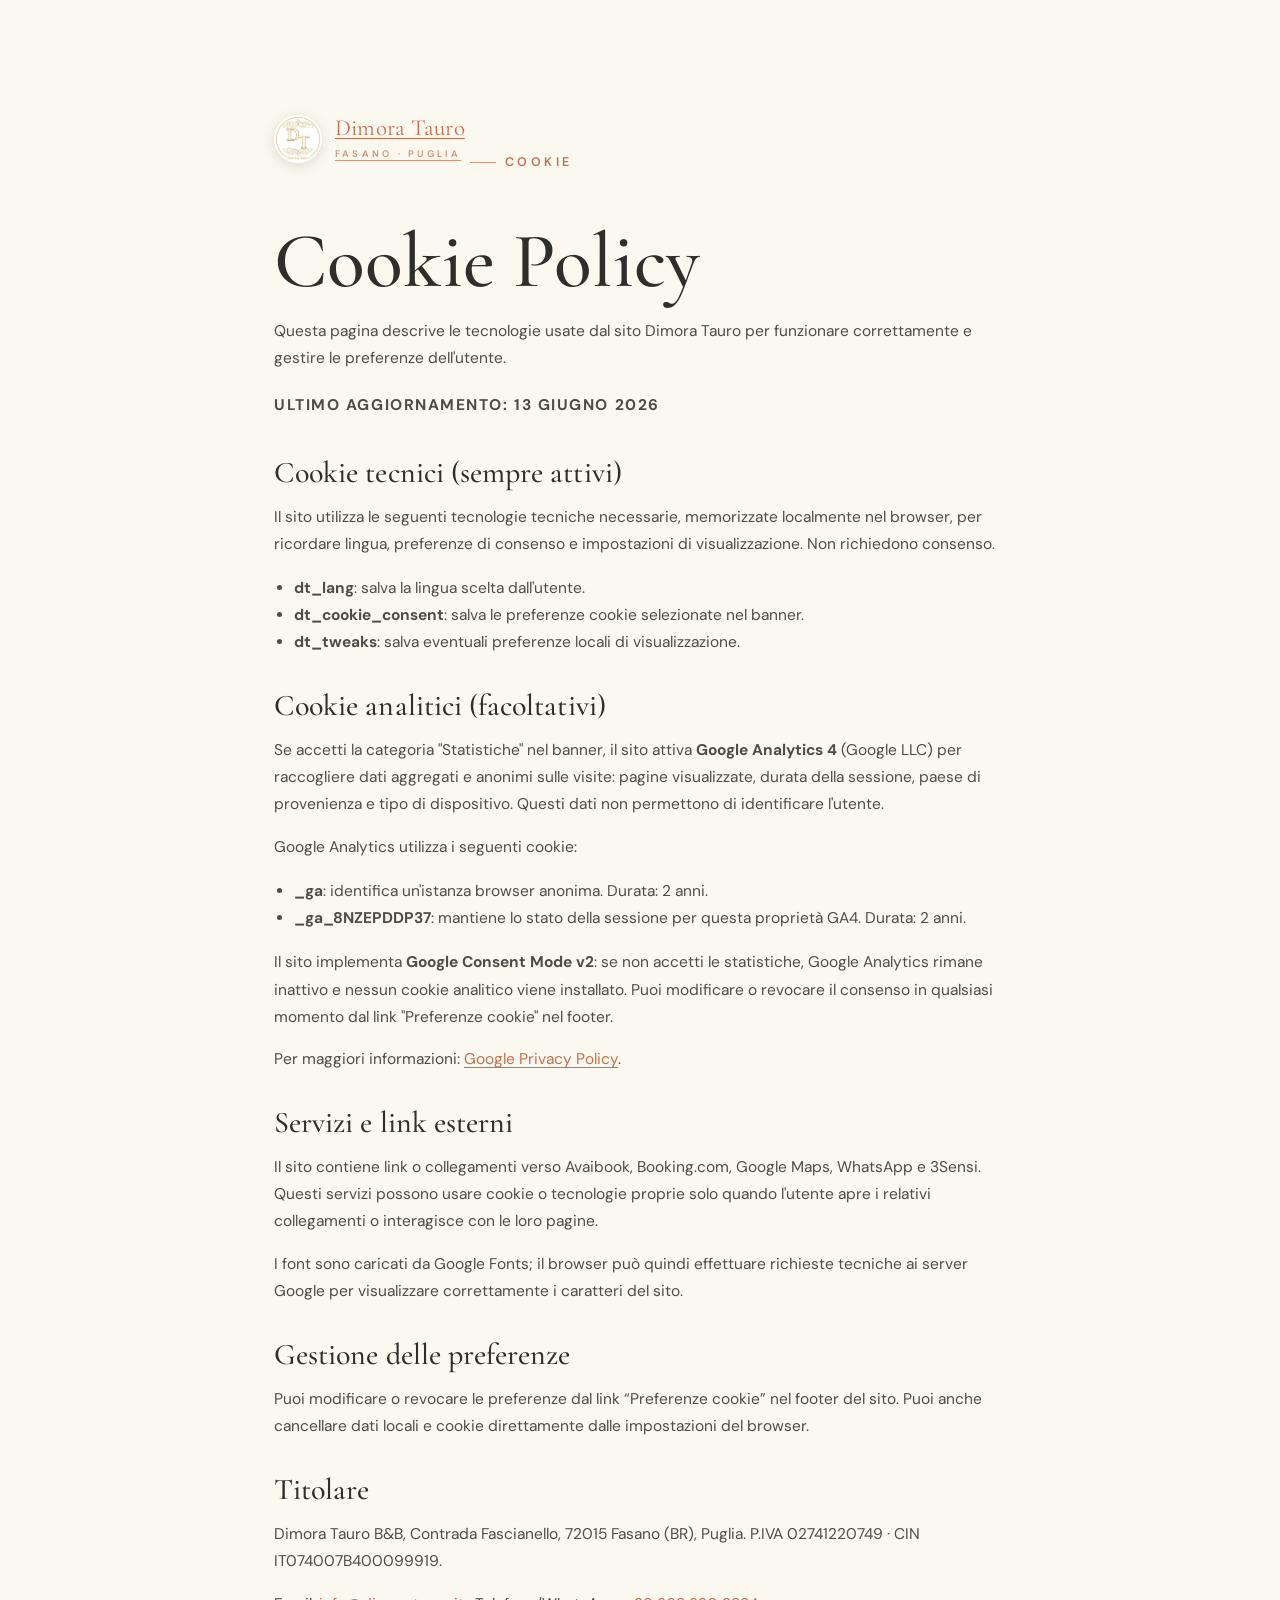
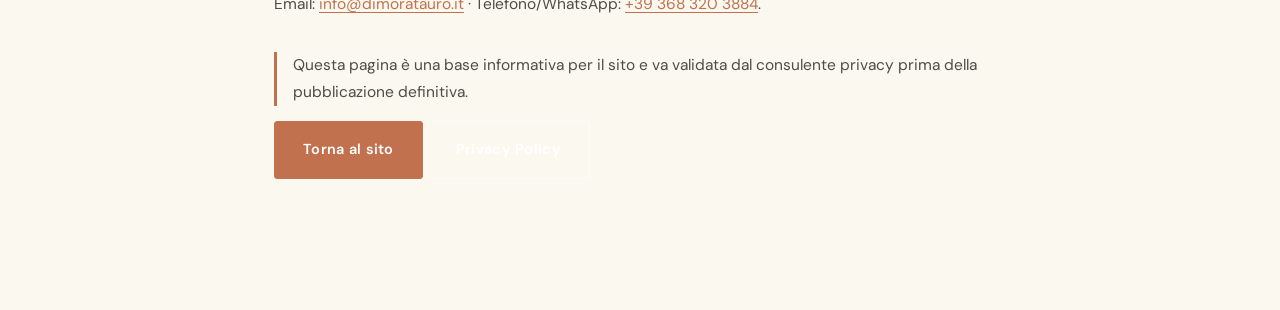
<file: cookie.html>
<!DOCTYPE html>
<html lang="it">
<head>
<meta charset="UTF-8">
<meta name="viewport" content="width=device-width, initial-scale=1.0">
<title>Cookie Policy · Dimora Tauro</title>
<meta name="description" content="Cookie Policy di Dimora Tauro B&B: cookie tecnici, preferenze locali e gestione del consenso.">
<meta name="robots" content="noindex,follow">
<link rel="canonical" href="https://www.dimoratauro.it/cookie.html">
<link rel="icon" type="image/png" href="assets/img/main-icon.png">
<link rel="apple-touch-icon" href="assets/img/main-icon.png">
<link rel="preconnect" href="https://fonts.googleapis.com">
<link rel="preconnect" href="https://fonts.gstatic.com" crossorigin>
<link href="https://fonts.googleapis.com/css2?family=Cormorant+Garamond:ital,wght@0,400;0,500;0,600;1,400;1,500&family=DM+Sans:opsz,wght@9..40,400;9..40,500;9..40,600;9..40,700&display=swap" rel="stylesheet">
<link rel="stylesheet" href="assets/styles.css">
<!-- Google tag (gtag.js) · Consent Mode v2 -->
<script>window.dataLayer=window.dataLayer||[];function gtag(){dataLayer.push(arguments);}gtag('consent','default',{analytics_storage:'denied',ad_storage:'denied',wait_for_update:500});</script>
<script async src="https://www.googletagmanager.com/gtag/js?id=G-8NZEPDDP37"></script>
<script>gtag('js',new Date());gtag('config','G-8NZEPDDP37');</script>
</head>
<body>
<main class="legal-page">
  <section class="sec sec--paper">
    <div class="wrap legal">
      <a class="brand legal__brand" href="index.html" aria-label="Torna alla home">
        <span class="brand__mark brand__mark--logo" aria-hidden="true"><img src="assets/img/main-icon.webp" alt=""><span>DT</span></span>
        <span><span class="brand__name">Dimora Tauro</span><span class="brand__sub">Fasano · Puglia</span></span>
      </a>

      <span class="eyebrow">Cookie</span>
      <h1>Cookie Policy</h1>
      <p class="legal__lead">Questa pagina descrive le tecnologie usate dal sito Dimora Tauro per funzionare correttamente e gestire le preferenze dell'utente.</p>
      <p class="legal__updated">Ultimo aggiornamento: 13 giugno 2026</p>

      <h2>Cookie tecnici (sempre attivi)</h2>
      <p>Il sito utilizza le seguenti tecnologie tecniche necessarie, memorizzate localmente nel browser, per ricordare lingua, preferenze di consenso e impostazioni di visualizzazione. Non richiedono consenso.</p>
      <ul>
        <li><strong>dt_lang</strong>: salva la lingua scelta dall'utente.</li>
        <li><strong>dt_cookie_consent</strong>: salva le preferenze cookie selezionate nel banner.</li>
        <li><strong>dt_tweaks</strong>: salva eventuali preferenze locali di visualizzazione.</li>
      </ul>

      <h2>Cookie analitici (facoltativi)</h2>
      <p>Se accetti la categoria "Statistiche" nel banner, il sito attiva <strong>Google Analytics 4</strong> (Google LLC) per raccogliere dati aggregati e anonimi sulle visite: pagine visualizzate, durata della sessione, paese di provenienza e tipo di dispositivo. Questi dati non permettono di identificare l'utente.</p>
      <p>Google Analytics utilizza i seguenti cookie:</p>
      <ul>
        <li><strong>_ga</strong>: identifica un'istanza browser anonima. Durata: 2 anni.</li>
        <li><strong>_ga_8NZEPDDP37</strong>: mantiene lo stato della sessione per questa proprietà GA4. Durata: 2 anni.</li>
      </ul>
      <p>Il sito implementa <strong>Google Consent Mode v2</strong>: se non accetti le statistiche, Google Analytics rimane inattivo e nessun cookie analitico viene installato. Puoi modificare o revocare il consenso in qualsiasi momento dal link "Preferenze cookie" nel footer.</p>
      <p>Per maggiori informazioni: <a href="https://policies.google.com/privacy" target="_blank" rel="noopener noreferrer">Google Privacy Policy</a>.</p>

      <h2>Servizi e link esterni</h2>
      <p>Il sito contiene link o collegamenti verso Avaibook, Booking.com, Google Maps, WhatsApp e 3Sensi. Questi servizi possono usare cookie o tecnologie proprie solo quando l'utente apre i relativi collegamenti o interagisce con le loro pagine.</p>
      <p>I font sono caricati da Google Fonts; il browser può quindi effettuare richieste tecniche ai server Google per visualizzare correttamente i caratteri del sito.</p>

      <h2>Gestione delle preferenze</h2>
      <p>Puoi modificare o revocare le preferenze dal link “Preferenze cookie” nel footer del sito. Puoi anche cancellare dati locali e cookie direttamente dalle impostazioni del browser.</p>

      <h2>Titolare</h2>
      <p>Dimora Tauro B&B, Contrada Fascianello, 72015 Fasano (BR), Puglia. P.IVA 02741220749 · CIN IT074007B400099919.</p>
      <p>Email: <a href="mailto:info@dimoratauro.it">info@dimoratauro.it</a> · Telefono/WhatsApp: <a href="tel:+393683203884">+39 368 320 3884</a>.</p>

      <p class="legal__note">Questa pagina è una base informativa per il sito e va validata dal consulente privacy prima della pubblicazione definitiva.</p>
      <p><a class="btn btn--fill" href="index.html">Torna al sito</a> <a class="btn btn--ghost" href="privacy.html">Privacy Policy</a></p>
    </div>
  </section>
</main>
</body>
</html>
</file>
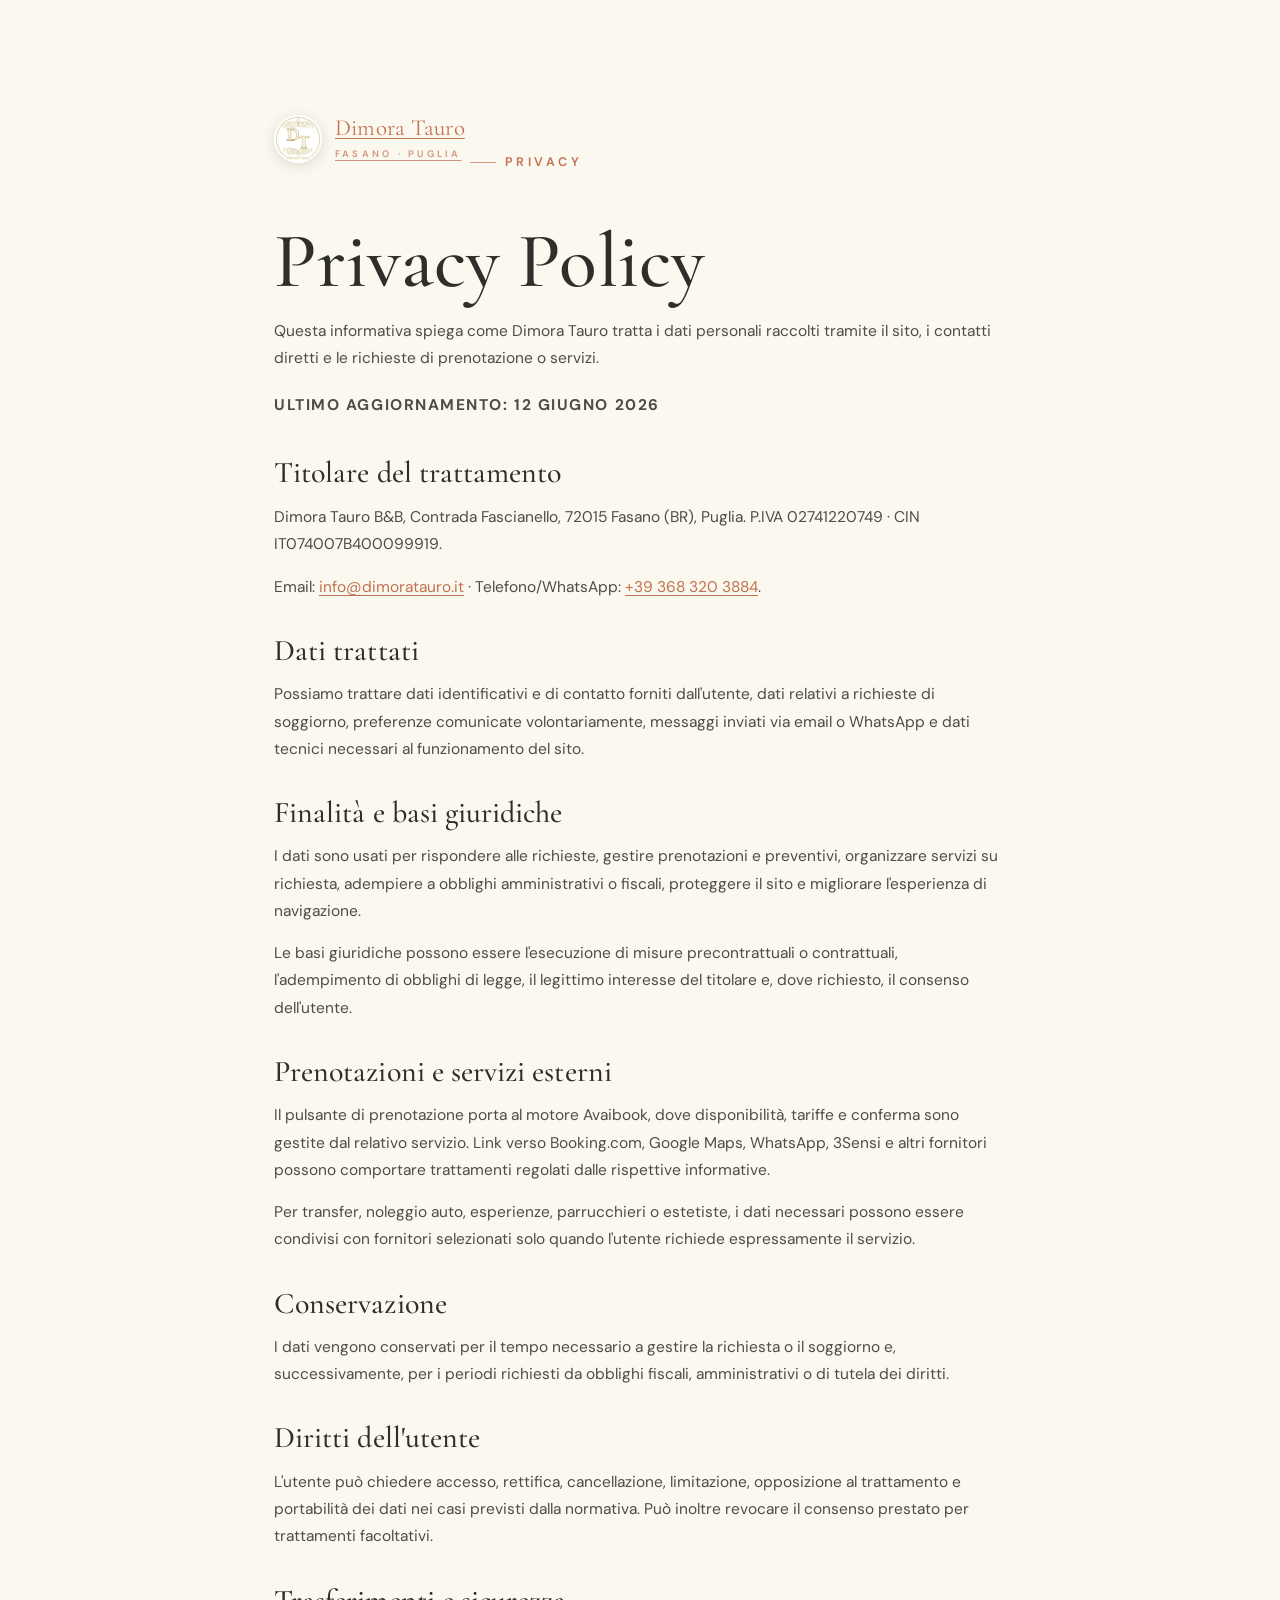
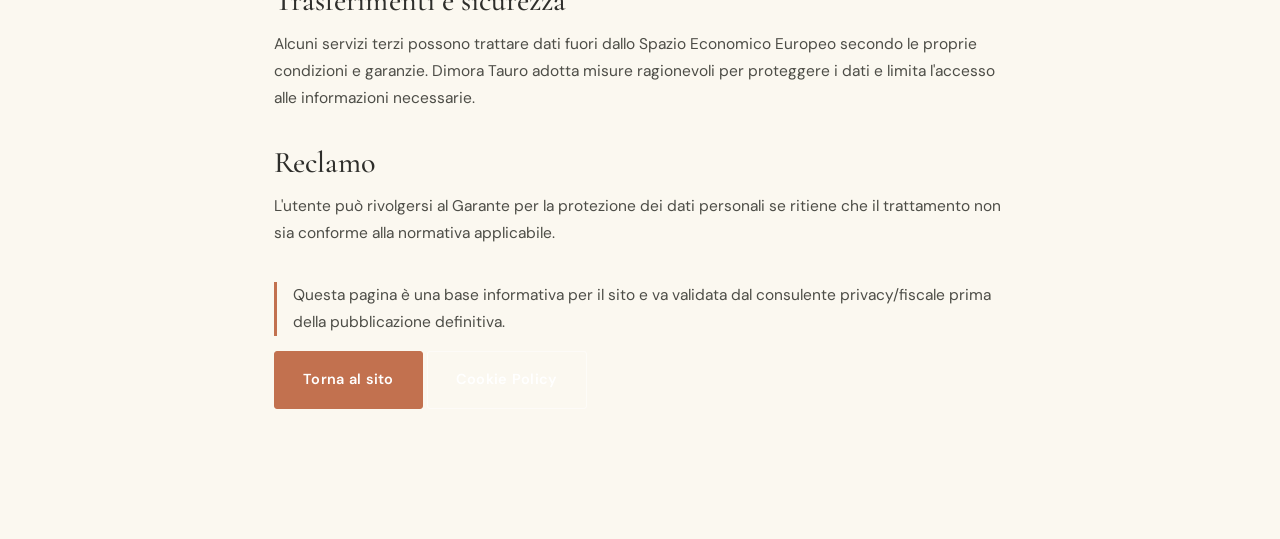
<file: privacy.html>
<!DOCTYPE html>
<html lang="it">
<head>
<meta charset="UTF-8">
<meta name="viewport" content="width=device-width, initial-scale=1.0">
<title>Privacy Policy · Dimora Tauro</title>
<meta name="description" content="Privacy Policy di Dimora Tauro B&B: informazioni sul trattamento dei dati personali, contatti, prenotazioni e servizi richiesti dagli ospiti.">
<meta name="robots" content="noindex,follow">
<link rel="canonical" href="https://www.dimoratauro.it/privacy.html">
<link rel="icon" type="image/png" href="assets/img/main-icon.png">
<link rel="apple-touch-icon" href="assets/img/main-icon.png">
<link rel="preconnect" href="https://fonts.googleapis.com">
<link rel="preconnect" href="https://fonts.gstatic.com" crossorigin>
<link href="https://fonts.googleapis.com/css2?family=Cormorant+Garamond:ital,wght@0,400;0,500;0,600;1,400;1,500&family=DM+Sans:opsz,wght@9..40,400;9..40,500;9..40,600;9..40,700&display=swap" rel="stylesheet">
<link rel="stylesheet" href="assets/styles.css">
<!-- Google tag (gtag.js) · Consent Mode v2 -->
<script>window.dataLayer=window.dataLayer||[];function gtag(){dataLayer.push(arguments);}gtag('consent','default',{analytics_storage:'denied',ad_storage:'denied',wait_for_update:500});</script>
<script async src="https://www.googletagmanager.com/gtag/js?id=G-8NZEPDDP37"></script>
<script>gtag('js',new Date());gtag('config','G-8NZEPDDP37');</script>
</head>
<body>
<main class="legal-page">
  <section class="sec sec--paper">
    <div class="wrap legal">
      <a class="brand legal__brand" href="index.html" aria-label="Torna alla home">
        <span class="brand__mark brand__mark--logo" aria-hidden="true"><img src="assets/img/main-icon.webp" alt=""><span>DT</span></span>
        <span><span class="brand__name">Dimora Tauro</span><span class="brand__sub">Fasano · Puglia</span></span>
      </a>

      <span class="eyebrow">Privacy</span>
      <h1>Privacy Policy</h1>
      <p class="legal__lead">Questa informativa spiega come Dimora Tauro tratta i dati personali raccolti tramite il sito, i contatti diretti e le richieste di prenotazione o servizi.</p>
      <p class="legal__updated">Ultimo aggiornamento: 12 giugno 2026</p>

      <h2>Titolare del trattamento</h2>
      <p>Dimora Tauro B&B, Contrada Fascianello, 72015 Fasano (BR), Puglia. P.IVA 02741220749 · CIN IT074007B400099919.</p>
      <p>Email: <a href="mailto:info@dimoratauro.it">info@dimoratauro.it</a> · Telefono/WhatsApp: <a href="tel:+393683203884">+39 368 320 3884</a>.</p>

      <h2>Dati trattati</h2>
      <p>Possiamo trattare dati identificativi e di contatto forniti dall'utente, dati relativi a richieste di soggiorno, preferenze comunicate volontariamente, messaggi inviati via email o WhatsApp e dati tecnici necessari al funzionamento del sito.</p>

      <h2>Finalità e basi giuridiche</h2>
      <p>I dati sono usati per rispondere alle richieste, gestire prenotazioni e preventivi, organizzare servizi su richiesta, adempiere a obblighi amministrativi o fiscali, proteggere il sito e migliorare l'esperienza di navigazione.</p>
      <p>Le basi giuridiche possono essere l'esecuzione di misure precontrattuali o contrattuali, l'adempimento di obblighi di legge, il legittimo interesse del titolare e, dove richiesto, il consenso dell'utente.</p>

      <h2>Prenotazioni e servizi esterni</h2>
      <p>Il pulsante di prenotazione porta al motore Avaibook, dove disponibilità, tariffe e conferma sono gestite dal relativo servizio. Link verso Booking.com, Google Maps, WhatsApp, 3Sensi e altri fornitori possono comportare trattamenti regolati dalle rispettive informative.</p>
      <p>Per transfer, noleggio auto, esperienze, parrucchieri o estetiste, i dati necessari possono essere condivisi con fornitori selezionati solo quando l'utente richiede espressamente il servizio.</p>

      <h2>Conservazione</h2>
      <p>I dati vengono conservati per il tempo necessario a gestire la richiesta o il soggiorno e, successivamente, per i periodi richiesti da obblighi fiscali, amministrativi o di tutela dei diritti.</p>

      <h2>Diritti dell'utente</h2>
      <p>L'utente può chiedere accesso, rettifica, cancellazione, limitazione, opposizione al trattamento e portabilità dei dati nei casi previsti dalla normativa. Può inoltre revocare il consenso prestato per trattamenti facoltativi.</p>

      <h2>Trasferimenti e sicurezza</h2>
      <p>Alcuni servizi terzi possono trattare dati fuori dallo Spazio Economico Europeo secondo le proprie condizioni e garanzie. Dimora Tauro adotta misure ragionevoli per proteggere i dati e limita l'accesso alle informazioni necessarie.</p>

      <h2>Reclamo</h2>
      <p>L'utente può rivolgersi al Garante per la protezione dei dati personali se ritiene che il trattamento non sia conforme alla normativa applicabile.</p>

      <p class="legal__note">Questa pagina è una base informativa per il sito e va validata dal consulente privacy/fiscale prima della pubblicazione definitiva.</p>
      <p><a class="btn btn--fill" href="index.html">Torna al sito</a> <a class="btn btn--ghost" href="cookie.html">Cookie Policy</a></p>
    </div>
  </section>
</main>
</body>
</html>
</file>
<file: assets/styles.css>
/* ============================================================
   Dimora Tauro — B&B Fasano (BR), Puglia
   Stylesheet · editorial Mediterranean
   ============================================================ */

/* ---------- Tokens ---------- */
:root{
  --terracotta:#C2714F;
  --terracotta-deep:#A85B3C;
  --olive:#6B7C4E;
  --olive-deep:#56653E;
  --cream:#F5EFE0;
  --cream-deep:#ECE3CF;
  --graphite:#2E2E2B;
  --graphite-soft:#4d4d47;
  --adriatic:#5B8FA8;
  --adriatic-deep:#4A7A92;
  --line:#e3dccb;
  --paper:#FBF8F0;
  --white:#ffffff;

  /* swappable accent (Tweaks) */
  --accent:var(--terracotta);
  --accent-deep:var(--terracotta-deep);

  --serif:"Cormorant Garamond", Georgia, serif;
  --sans:"DM Sans", system-ui, -apple-system, sans-serif;

  --maxw:1240px;
  --gut:clamp(20px,5vw,64px);
  --r:3px;

  --shadow-s:0 2px 14px rgba(46,46,43,.07);
  --shadow-m:0 16px 50px -18px rgba(46,46,43,.28);
  --ease:cubic-bezier(.22,.61,.36,1);
}

*,*::before,*::after{box-sizing:border-box}
html{scroll-behavior:smooth}
@media (prefers-reduced-motion:reduce){html{scroll-behavior:auto}}
body{
  margin:0;
  font-family:var(--sans);
  color:var(--graphite);
  background:var(--paper);
  font-size:17px;
  line-height:1.65;
  -webkit-font-smoothing:antialiased;
  text-rendering:optimizeLegibility;
  overflow-x:hidden;
}
img{display:block;max-width:100%}
a{color:inherit;text-decoration:none}
button{font-family:inherit;cursor:pointer}
h1,h2,h3,h4{font-family:var(--serif);font-weight:500;line-height:1.04;margin:0;letter-spacing:.002em}

/* ---------- Helpers ---------- */
.wrap{max-width:var(--maxw);margin-inline:auto;padding-inline:var(--gut)}
.eyebrow{
  font-family:var(--sans);font-size:12.5px;font-weight:600;
  letter-spacing:.28em;text-transform:uppercase;color:var(--accent);
  display:inline-flex;align-items:center;gap:.7em;
}
.eyebrow::before{content:"";width:26px;height:1px;background:var(--accent);opacity:.7}
.eyebrow.center::after{content:"";width:26px;height:1px;background:var(--accent);opacity:.7}
.eyebrow.olive{color:var(--olive)}
.eyebrow.olive::before,.eyebrow.olive.center::after{background:var(--olive)}
.sec{padding-block:clamp(64px,9vw,128px)}
.sec--cream{background:var(--cream)}
.sec--paper{background:var(--paper)}
.sec-head{max-width:720px}
.sec-head.center{margin-inline:auto;text-align:center}
.sec-head h2{font-size:clamp(34px,5.4vw,62px);margin-top:18px;letter-spacing:-.01em}
.sec-head p{margin:18px 0 0;color:var(--graphite-soft);font-size:clamp(16px,1.5vw,18.5px);max-width:60ch}
.sec-head.center p{margin-inline:auto}
.serif-i{font-family:var(--serif);font-style:italic}

/* ---------- Buttons ---------- */
.btn{
  display:inline-flex;align-items:center;justify-content:center;gap:.6em;
  padding:15px 28px;border-radius:var(--r);font-weight:600;font-size:14.5px;
  letter-spacing:.02em;border:1px solid transparent;transition:.4s var(--ease);
  white-space:nowrap;
}
.btn svg{width:16px;height:16px}
.btn--fill{background:var(--accent);color:#fff;border-color:var(--accent)}
.btn--fill:hover{background:var(--accent-deep);border-color:var(--accent-deep);transform:translateY(-2px);box-shadow:var(--shadow-m)}
.btn--ghost{background:transparent;color:#fff;border-color:rgba(255,255,255,.55)}
.btn--ghost:hover{background:rgba(255,255,255,.12);border-color:#fff}
.btn--ink{background:transparent;color:var(--graphite);border-color:var(--line)}
.btn--ink:hover{border-color:var(--accent);color:var(--accent)}
.btn--lg{padding:17px 34px;font-size:15px}
.btn--wide{width:100%}

.link-arrow{
  display:inline-flex;align-items:center;gap:.5em;font-weight:600;font-size:14px;
  letter-spacing:.04em;color:var(--accent);text-transform:uppercase;
}
.link-arrow svg{width:15px;height:15px;transition:transform .4s var(--ease)}
.link-arrow:hover svg{transform:translateX(5px)}

/* ============================================================
   HEADER
   ============================================================ */
.head{
  position:fixed;inset:0 0 auto 0;z-index:60;
  transition:background .5s var(--ease),box-shadow .5s var(--ease),border-color .5s;
  border-bottom:1px solid transparent;
}
.head__in{display:flex;align-items:center;gap:28px;height:78px}
.brand{display:flex;align-items:center;gap:13px;color:#fff;transition:color .5s}
.brand__mark{
  position:relative;width:42px;height:42px;border:1.5px solid currentColor;border-radius:50%;
  display:grid;place-items:center;font-family:var(--serif);font-size:17px;
  letter-spacing:.04em;flex:none;transition:.5s;
}
.brand__mark--logo{
  width:48px;height:48px;border:0;background:#fff;overflow:hidden;color:#b9973c;
  box-shadow:0 3px 14px rgba(0,0,0,.12);
}
.brand__mark--logo img{width:100%;height:100%;object-fit:contain;display:block}
.brand__mark--logo:has(img) span{display:none}
.brand__mark--logo::before{content:"";position:absolute;width:36px;height:36px;border:1px solid #b9973c;border-radius:50%;opacity:.85;display:none}
.brand__mark--logo span{position:relative;display:grid;place-items:center;font-family:var(--serif);font-size:18px;font-weight:600;color:#b9973c}
.brand__name{font-family:var(--serif);font-size:23px;line-height:1;letter-spacing:.01em}
.brand__sub{display:block;font-family:var(--sans);font-size:9.5px;font-weight:600;
  letter-spacing:.34em;text-transform:uppercase;opacity:.72;margin-top:4px}
.nav{display:flex;align-items:center;gap:30px;margin-left:auto}
.nav__link{
  position:relative;color:#fff;font-size:14.5px;font-weight:500;letter-spacing:.015em;
  transition:color .5s,opacity .3s;opacity:.92;
}
.nav__link::after{content:"";position:absolute;left:0;bottom:-6px;width:0;height:1.5px;
  background:var(--accent);transition:width .4s var(--ease)}
.nav__link:hover{opacity:1}
.nav__link:hover::after{width:100%}

.head__right{display:flex;align-items:center;gap:18px;margin-left:6px}
/* language switcher */
.lang{position:relative}
.lang__btn{display:flex;align-items:center;gap:7px;background:none;border:none;color:#fff;
  font-weight:600;font-size:13px;letter-spacing:.08em;padding:8px 4px;transition:color .5s}
.lang__btn svg{width:12px;height:12px;transition:transform .3s}
.lang[data-open="true"] .lang__btn svg{transform:rotate(180deg)}
.lang__menu{
  position:absolute;top:calc(100% + 12px);right:0;background:#fff;border:1px solid var(--line);
  border-radius:var(--r);box-shadow:var(--shadow-m);padding:6px;min-width:148px;
  opacity:0;visibility:hidden;transform:translateY(-8px);transition:.32s var(--ease);
}
.lang[data-open="true"] .lang__menu{opacity:1;visibility:visible;transform:none}
.lang__opt{display:flex;align-items:center;gap:11px;width:100%;background:none;border:none;
  padding:10px 12px;border-radius:2px;color:var(--graphite);font-size:14px;font-weight:500;text-align:left}
.lang__opt:hover{background:var(--cream)}
.lang__opt[aria-current="true"]{color:var(--accent);font-weight:700}
.lang__flag{font-size:16px;line-height:1}

/* header scrolled / solid (also used on inner anchored states) */
.head.is-solid{background:rgba(251,248,240,.92);backdrop-filter:blur(14px);
  border-color:var(--line);box-shadow:0 4px 30px -22px rgba(46,46,43,.5)}
.head.is-solid .brand,.head.is-solid .nav__link,.head.is-solid .lang__btn{color:var(--graphite)}
.head.is-solid .nav__link{opacity:.85}
.head.is-solid .btn--ghost{color:var(--graphite);border-color:var(--line)}
.head.is-solid .btn--ghost:hover{background:var(--graphite);color:#fff;border-color:var(--graphite)}

/* burger */
.burger{display:none;flex-direction:column;gap:5px;background:none;border:none;padding:8px;margin-left:4px}
.burger span{width:24px;height:2px;background:#fff;transition:.4s var(--ease)}
.head.is-solid .burger span{background:var(--graphite)}

/* ============================================================
   HERO
   ============================================================ */
.hero{position:relative;min-height:100svh;display:flex;align-items:flex-end;overflow:hidden;background:var(--graphite)}
.hero__media{position:absolute;inset:0;z-index:0}
.hero__slide{position:absolute;inset:0;opacity:0;transition:opacity 1.5s var(--ease)}
.hero__slide.is-active{opacity:1}
.hero__slide img{width:100%;height:100%;object-fit:cover}
.hero__scrim{position:absolute;inset:0;z-index:1;
  background:linear-gradient(180deg,rgba(46,46,43,.52) 0%,rgba(46,46,43,.26) 36%,rgba(46,46,43,.36) 62%,rgba(46,46,43,.82) 100%)}
.hero__grain{position:absolute;inset:0;z-index:1;opacity:.05;pointer-events:none;
  background-image:url("data:image/svg+xml,%3Csvg xmlns='http://www.w3.org/2000/svg' width='120' height='120'%3E%3Cfilter id='n'%3E%3CfeTurbulence type='fractalNoise' baseFrequency='.9' numOctaves='2'/%3E%3C/filter%3E%3Crect width='100%25' height='100%25' filter='url(%23n)'/%3E%3C/svg%3E")}

/* slideshow / video modes */
[data-hero="photo"] .hero__slide:not(:first-child){display:none}
[data-hero="photo"] .hero__slide:first-child{opacity:1}
[data-hero="video"] .hero__slide.is-active img{animation:kenburns 22s ease-in-out infinite alternate}
@keyframes kenburns{from{transform:scale(1.02) translate(0,0)}to{transform:scale(1.16) translate(-2%,-2%)}}
@media (prefers-reduced-motion:reduce){[data-hero="video"] .hero__slide img{animation:none}}

.hero__in{position:relative;z-index:2;width:100%;padding-bottom:clamp(54px,9vh,104px);padding-top:120px}
.hero__eyebrow{color:#fff;font-size:12.5px;font-weight:600;letter-spacing:.3em;text-transform:uppercase;
  display:inline-flex;align-items:center;gap:.8em;opacity:.92}
.hero__eyebrow::before{content:"";width:34px;height:1px;background:#fff;opacity:.7}
.hero h1{color:#fff;font-size:clamp(46px,8.4vw,116px);margin:22px 0 0;max-width:14ch;letter-spacing:-.012em;
  text-shadow:0 2px 40px rgba(0,0,0,.25)}
.hero h1 em{font-style:italic;color:var(--cream)}
.hero__sub{color:rgba(255,255,255,.92);font-size:clamp(16px,1.9vw,21px);margin:22px 0 0;max-width:46ch;
  text-shadow:0 1px 20px rgba(0,0,0,.35)}
.hero__cta{display:flex;flex-wrap:wrap;gap:14px;margin-top:36px}
.hero__dots{position:absolute;right:var(--gut);bottom:clamp(54px,9vh,104px);z-index:2;display:flex;gap:10px}
[data-hero="photo"] .hero__dots,[data-hero="video"] .hero__dots{display:none}
.hero__dot{width:34px;height:3px;background:rgba(255,255,255,.35);border:none;padding:0;border-radius:2px;transition:.4s}
.hero__dot.is-active{background:#fff;width:48px}
.scrollcue{position:absolute;left:50%;bottom:26px;transform:translateX(-50%);z-index:2;color:#fff;
  font-size:11px;letter-spacing:.25em;text-transform:uppercase;opacity:.8;display:flex;flex-direction:column;
  align-items:center;gap:9px}
.scrollcue span{width:1px;height:38px;background:linear-gradient(#fff,transparent);animation:cue 2.2s ease-in-out infinite}
@keyframes cue{0%,100%{opacity:.2;transform:scaleY(.5);transform-origin:top}50%{opacity:1;transform:scaleY(1)}}

/* ============================================================
   TRUST STRIP
   ============================================================ */
.trust{background:var(--graphite);color:var(--cream)}
.trust__in{display:flex;flex-wrap:wrap;justify-content:space-between;gap:18px;padding-block:22px}
.trust__item{display:flex;align-items:center;gap:13px;flex:1;min-width:210px}
.trust__ic{width:34px;height:34px;flex:none;color:var(--accent)}
.trust__ic svg{width:100%;height:100%}
.trust__t{display:block;font-family:var(--serif);font-size:20px;line-height:1}
.trust__d{display:block;font-size:12px;letter-spacing:.05em;opacity:.7;margin-top:3px}

/* ============================================================
   ROOMS
   ============================================================ */
.rooms__grid{display:grid;grid-template-columns:1fr 1fr;gap:clamp(20px,2.4vw,34px);margin-top:56px}
.room{position:relative;background:var(--white);border:1px solid var(--line);border-radius:var(--r);
  overflow:hidden;display:flex;flex-direction:column;transition:.5s var(--ease)}
.room:hover{box-shadow:var(--shadow-m);transform:translateY(-4px)}
.room__media{position:relative;aspect-ratio:4/3;overflow:hidden}
.room__media img{width:100%;height:100%;object-fit:cover;transition:transform 1.1s var(--ease)}
.room:hover .room__media img{transform:scale(1.06)}
.room__badge{position:absolute;top:16px;left:16px;background:rgba(251,248,240,.94);backdrop-filter:blur(4px);
  color:var(--graphite);font-size:11px;font-weight:700;letter-spacing:.12em;text-transform:uppercase;
  padding:7px 13px;border-radius:2px}
.room__fruit{position:absolute;top:16px;right:16px;width:34px;height:34px;border-radius:50%;
  display:grid;place-items:center;font-size:16px;background:rgba(251,248,240,.94);backdrop-filter:blur(4px);
  border:2px solid var(--rc,var(--terracotta))}
.room__body{padding:26px 28px 28px;display:flex;flex-direction:column;flex:1}
.room__name{font-size:30px;display:flex;align-items:baseline;gap:12px}
.room__dot{width:9px;height:9px;border-radius:50%;background:var(--rc,var(--terracotta));flex:none;transform:translateY(-3px)}
.room__type{font-family:var(--sans);font-size:12px;font-weight:600;letter-spacing:.1em;text-transform:uppercase;
  color:var(--graphite-soft);margin-top:6px}
.room__desc{color:var(--graphite-soft);font-size:15.5px;margin:14px 0 18px;flex:1}
.room__meta{display:flex;flex-wrap:wrap;gap:8px;margin-bottom:22px}
.chip{display:inline-flex;align-items:center;gap:7px;font-size:12.5px;font-weight:500;letter-spacing:.02em;
  background:var(--cream);color:var(--graphite-soft);padding:7px 12px;border-radius:2px}
.chip svg{width:14px;height:14px;color:var(--accent)}
.room__foot{display:flex;align-items:center;justify-content:space-between;gap:14px;
  padding-top:18px;border-top:1px solid var(--line)}
.room__foot .link-arrow{color:var(--rc,var(--accent))}
.room__cta{font-size:13px;font-weight:600;letter-spacing:.04em;color:var(--graphite);
  border:1px solid var(--line);padding:11px 18px;border-radius:2px;transition:.35s}
.room__cta:hover{background:var(--rc,var(--accent));border-color:var(--rc,var(--accent));color:#fff}
button.link-arrow{background:none;border:0;padding:0;color:var(--rc,var(--accent))}
.room__photos{
  position:absolute;bottom:12px;right:12px;display:flex;align-items:center;gap:5px;
  background:rgba(18,18,15,.64);backdrop-filter:blur(8px);color:#fff;border:none;
  padding:6px 11px;border-radius:20px;font-size:11.5px;font-weight:600;
  letter-spacing:.03em;cursor:pointer;transition:.25s;font-family:var(--sans)
}
.room__photos:hover{background:rgba(18,18,15,.88);transform:translateY(-1px)}
.room__photos svg{width:14px;height:14px;flex:none}

/* ============================================================
   SERVICES
   ============================================================ */
.feat{display:grid;grid-template-columns:repeat(2,1fr);gap:clamp(20px,2.4vw,34px);margin-top:56px}
.feat__row{display:grid;grid-template-columns:1.05fr 1fr;align-items:center;gap:clamp(28px,5vw,84px)}
.feat__row:nth-child(even){grid-template-columns:1fr 1.05fr}
.feat__row:nth-child(even) .feat__media{order:2}
.feat__media{position:relative;aspect-ratio:5/4;border-radius:var(--r);overflow:hidden}
.feat__media img{width:100%;height:100%;object-fit:cover;transition:transform 1.2s var(--ease)}
.feat__row:hover .feat__media img{transform:scale(1.05)}
.feat__tag{position:absolute;bottom:16px;left:16px;background:rgba(251,248,240,.94);backdrop-filter:blur(4px);
  font-size:11px;font-weight:700;letter-spacing:.12em;text-transform:uppercase;color:var(--accent);padding:8px 14px;border-radius:2px}
.feat__txt h3{font-size:clamp(28px,3.6vw,44px);margin-top:14px}
.feat__txt p{color:var(--graphite-soft);margin:16px 0 24px;font-size:16.5px}
.feat__num{font-family:var(--serif);font-size:15px;color:var(--accent);font-style:italic}
.feat-stack{display:flex;flex-direction:column;gap:clamp(54px,8vw,104px);margin-top:60px}
.host-card{display:grid;grid-template-columns:96px 1fr;align-items:center;gap:22px;max-width:720px;margin:-12px auto 0;
  padding:16px 18px;background:rgba(251,248,240,.78);border:1px solid var(--line);border-radius:var(--r)}
.host-card img{width:96px;height:96px;object-fit:cover;border-radius:50%;border:3px solid #fff;box-shadow:0 10px 30px -18px rgba(46,46,43,.45)}
.host-card__eyebrow{display:block;font-size:11px;font-weight:700;letter-spacing:.16em;text-transform:uppercase;color:var(--olive)}
.host-card h3{font-size:30px;margin-top:3px}
.host-card p{margin:7px 0 0;color:var(--graphite-soft);font-size:14.5px;line-height:1.55}
.host-card a{display:inline-flex;margin-top:10px;color:var(--accent);font-size:12px;font-weight:700;letter-spacing:.08em;text-transform:uppercase}
.host-card a:hover{text-decoration:underline;text-underline-offset:3px}

/* ============================================================
   ESPERIENZE
   ============================================================ */
.exp__grid{display:grid;grid-template-columns:repeat(4,1fr);gap:clamp(14px,1.6vw,22px);margin-top:52px}
.exp{position:relative;aspect-ratio:3/4;border-radius:var(--r);overflow:hidden;display:flex;align-items:flex-end;
  color:#fff;isolation:isolate;background:var(--xc,var(--olive));transition:.5s var(--ease)}
.exp:hover{transform:translateY(-5px);box-shadow:var(--shadow-m)}
.exp::before{content:attr(data-init);position:absolute;right:-.18em;top:-.12em;z-index:0;
  font-family:var(--serif);font-size:clamp(120px,15vw,210px);line-height:.8;color:#fff;opacity:.1;font-style:italic}
.exp::after{content:"";position:absolute;inset:0;z-index:0;
  background:linear-gradient(180deg,rgba(0,0,0,0) 35%,rgba(0,0,0,.34) 100%)}
.exp__b{padding:22px;position:relative;z-index:1;width:100%}
.exp__dist{font-size:12px;font-weight:600;letter-spacing:.08em;text-transform:uppercase;color:#fff;opacity:.92;
  display:flex;align-items:center;gap:6px}
.exp__dist svg{width:13px;height:13px}
.exp__name{font-family:var(--serif);font-size:26px;margin-top:6px}
.exp__line{width:30px;height:1px;background:rgba(255,255,255,.5);margin-bottom:14px}
.exp__soon{margin-top:46px;border:1px solid var(--line);border-radius:var(--r);background:var(--paper);
  display:grid;grid-template-columns:40px 1fr auto;align-items:start;gap:18px 28px;padding:28px 30px;box-shadow:var(--shadow-s)}
.exp__soon .lock{width:40px;height:40px;border-radius:50%;background:var(--cream);display:grid;place-items:center;color:var(--olive);flex:none}
.exp__soon .lock svg{width:19px;height:19px}
.exp__soon h3{font-size:22px}
.exp__soon p{margin:3px 0 0;color:var(--graphite-soft);font-size:14.5px}
.exp__soon .badge{background:var(--olive);color:#fff;font-size:11px;font-weight:700;
  letter-spacing:.1em;text-transform:uppercase;padding:8px 14px;border-radius:2px}
.exp__service-grid{grid-column:1/-1;display:grid;grid-template-columns:repeat(4,1fr);gap:20px;margin-top:28px}
.exp__service{background:var(--cream);border:none;border-radius:var(--r);padding:32px 26px 28px;display:flex;
  flex-direction:column;gap:0;box-shadow:0 2px 12px rgba(46,46,43,.06);transition:.3s var(--ease);position:relative;overflow:hidden}
.exp__service::after{content:"";position:absolute;bottom:0;left:0;right:0;height:3px;background:var(--olive);
  transform:scaleX(0);transform-origin:left;transition:transform .4s var(--ease)}
.exp__service--link:hover{box-shadow:0 12px 40px rgba(46,46,43,.13);transform:translateY(-4px)}
.exp__service--link:hover::after{transform:scaleX(1)}
.exp__service-ic{width:52px;height:52px;border-radius:14px;background:var(--olive);display:grid;place-items:center;
  color:#fff;flex:none;margin-bottom:22px}
.exp__service-ic svg{width:22px;height:22px}
.exp__service h4{font-family:var(--serif);font-size:19px;font-style:italic;font-weight:400;letter-spacing:0;
  text-transform:none;color:var(--graphite);margin:0 0 10px;line-height:1.25}
.exp__service p{font-size:13.5px;line-height:1.7;margin:0 0 20px;color:var(--graphite-soft);flex:1}
.exp__service-cta{color:var(--accent);font-size:11.5px;font-weight:700;letter-spacing:.1em;text-transform:uppercase;margin-top:auto}

/* ============================================================
   REVIEWS
   ============================================================ */
.rev{position:relative;overflow:hidden}
.rev__track{position:relative;min-height:390px;max-width:760px;margin-inline:auto}
.rev__item{position:absolute;inset:0;margin:0;padding:34px 38px 32px;background:rgba(251,248,240,.72);border:1px solid var(--line);
  border-radius:var(--r);display:flex;flex-direction:column;text-align:left;opacity:0;transform:translateY(16px) scale(.985);
  pointer-events:none;transition:.55s var(--ease);box-shadow:var(--shadow-s)}
.rev__item.is-active{opacity:1;transform:none;pointer-events:auto}
.rev__top{display:flex;align-items:center;justify-content:space-between;gap:12px;margin-bottom:18px}
.rev__source{font-size:11px;font-weight:800;letter-spacing:.14em;text-transform:uppercase;color:var(--graphite-soft)}
.rev__score{background:#003b95;color:#fff;font-size:12px;font-weight:800;line-height:1;padding:8px 9px;border-radius:3px;white-space:nowrap}
.rev__quote{font-family:var(--serif);font-style:italic;font-size:clamp(25px,2.65vw,35px);line-height:1.28;
  color:var(--graphite);margin:0;letter-spacing:.004em;flex:1}
.rev__by{margin-top:24px;font-size:13px;letter-spacing:.04em}
.rev__by b{font-weight:700}
.rev__by span{display:block;color:var(--graphite-soft);margin-top:2px}
.rev__link{margin-top:20px;display:inline-flex;align-items:center;justify-content:center;align-self:flex-start;border:1px solid var(--line);
  color:var(--accent);font-size:12px;font-weight:700;letter-spacing:.1em;text-transform:uppercase;padding:10px 16px;border-radius:2px;
  transition:.3s}
.rev__link:hover{border-color:var(--accent);background:var(--accent);color:#fff}
.rev__nav{display:flex;align-items:center;justify-content:center;gap:16px;margin-top:26px}
.rev__dots{display:flex;align-items:center;justify-content:center;gap:11px}
.rev__arrow{width:38px;height:38px;border-radius:50%;border:1px solid var(--line);background:var(--paper);color:var(--graphite);
  display:grid;place-items:center;font-family:var(--serif);font-size:27px;line-height:1;transition:.25s}
.rev__arrow:hover{border-color:var(--accent);color:var(--accent);transform:translateY(-1px)}
.rev__dot{width:9px;height:9px;border-radius:50%;background:var(--cream-deep);border:none;padding:0;transition:.35s}
.rev__dot.is-active{background:var(--accent);transform:scale(1.25)}
.rev__src{margin-top:24px;text-align:center;font-size:12.5px;letter-spacing:.06em;color:var(--graphite-soft)}
.rev__src b{color:var(--graphite)}
.rev__src a{text-decoration:underline;text-underline-offset:3px}
.rev__src a:hover b{color:var(--accent)}

/* ============================================================
   GALLERY
   ============================================================ */
.gal{display:grid;grid-template-columns:repeat(4,1fr);grid-auto-rows:200px;gap:12px;margin-top:52px}
.gal__cell{position:relative;overflow:hidden;border-radius:var(--r);cursor:pointer}
.gal__cell img{width:100%;height:100%;object-fit:cover;transition:transform 1s var(--ease)}
.gal__cell:hover img{transform:scale(1.07)}
.gal__cell::after{content:"";position:absolute;inset:0;background:rgba(46,46,43,0);transition:.4s}
.gal__cell:hover::after{background:rgba(46,46,43,.18)}
.gal__plus{position:absolute;inset:0;display:grid;place-items:center;opacity:0;transition:.4s;color:#fff;z-index:2}
.gal__plus svg{width:30px;height:30px}
.gal__cell:hover .gal__plus{opacity:1}
.gal .tall{grid-row:span 2}
.gal .wide{grid-column:span 2}

/* lightbox */
.lightbox{position:fixed;inset:0;z-index:120;background:rgba(28,28,25,.94);display:none;
  align-items:center;justify-content:center;padding:32px}
.lightbox.is-open{display:flex}
.lightbox img{max-width:92vw;max-height:86vh;object-fit:contain;border-radius:2px;box-shadow:0 30px 90px rgba(0,0,0,.5)}
.lb-btn{position:absolute;background:rgba(255,255,255,.1);border:1px solid rgba(255,255,255,.25);color:#fff;
  width:52px;height:52px;border-radius:50%;display:grid;place-items:center;transition:.3s}
.lb-btn:hover{background:rgba(255,255,255,.22)}
.lb-btn svg{width:20px;height:20px}
.lb-close{top:26px;right:26px}
.lb-prev{left:26px;top:50%;transform:translateY(-50%)}
.lb-next{right:26px;top:50%;transform:translateY(-50%)}
.lb-count{position:absolute;bottom:26px;left:50%;transform:translateX(-50%);color:#fff;font-size:13px;letter-spacing:.1em}

/* ============================================================
   CTA BAND
   ============================================================ */
.band{position:relative;color:#fff;text-align:center;overflow:hidden;isolation:isolate}
.band img{position:absolute;inset:0;width:100%;height:100%;object-fit:cover;z-index:-2}
.band::after{content:"";position:absolute;inset:0;z-index:-1;background:rgba(46,46,43,.58)}
.band__in{padding-block:clamp(80px,12vw,150px)}
.band h2{font-size:clamp(36px,6vw,76px);color:#fff;max-width:18ch;margin-inline:auto}
.band p{color:rgba(255,255,255,.9);max-width:50ch;margin:20px auto 34px;font-size:18px}

/* ============================================================
   FOOTER
   ============================================================ */
.foot{background:var(--graphite);color:#cfcdc4}
.foot__top{display:grid;grid-template-columns:1.4fr 1fr 1fr 1.1fr;gap:44px;padding-block:78px}
.foot__brand .brand{color:var(--cream)}
.foot__brand p{margin:20px 0 0;font-size:14.5px;line-height:1.7;color:#a3a199;max-width:30ch}
.foot h3{font-family:var(--sans);font-size:12px;font-weight:700;letter-spacing:.18em;text-transform:uppercase;
  color:#fff;margin:0 0 20px}
.foot ul{list-style:none;margin:0;padding:0;display:flex;flex-direction:column;gap:12px}
.foot a{color:#a3a199;font-size:14.5px;transition:.3s}
.foot a:hover{color:var(--cream)}
.foot__contact a{display:flex;align-items:center;gap:11px}
.foot__contact svg{width:16px;height:16px;color:var(--accent);flex:none}
.foot__social{display:flex;gap:12px;margin-top:22px}
.foot__social a{width:42px;height:42px;border:1px solid #44443e;border-radius:50%;display:grid;place-items:center;color:#cfcdc4}
.foot__social a:hover{background:var(--accent);border-color:var(--accent);color:#fff}
.foot__social svg{width:18px;height:18px}
.foot__lang{display:flex;gap:8px;margin-top:24px;flex-wrap:wrap}
.foot__lang button{background:none;border:1px solid #44443e;color:#a3a199;font-size:12px;font-weight:600;
  letter-spacing:.08em;padding:7px 12px;border-radius:2px;transition:.3s}
.foot__lang button[aria-current="true"]{border-color:var(--accent);color:var(--accent)}
.foot__lang button:hover{color:var(--cream)}
.foot__bot{border-top:1px solid #3a3a35;padding-block:28px;display:flex;flex-direction:column;gap:16px}
.foot__bot-row{display:flex;justify-content:space-between;align-items:center;flex-wrap:wrap;gap:12px}
.foot__bot-links{display:flex;gap:20px;align-items:center;flex-wrap:wrap}
.foot__bot a,.foot__bot-links a{color:#86847c;font-size:13px;transition:.3s}
.foot__bot a:hover,.foot__bot-links a:hover{color:var(--cream)}
.foot__powered{font-size:12.5px;color:#5e5e59;letter-spacing:.03em}
.foot__powered a{color:#86847c;font-size:12.5px}
.foot__powered a:hover{color:var(--cream)}
.foot__legal{margin:0;font-size:11.5px;color:#5e5e59;letter-spacing:.02em;text-align:center;padding-top:16px;border-top:1px solid #2e2e2a}
.foot__cookie-btn{background:none;border:0;color:#86847c;font:inherit;padding:0;cursor:pointer;transition:.3s}
.foot__cookie-btn:hover{color:var(--cream)}

/* ============================================================
   COOKIE CONSENT
   ============================================================ */
.cookie{position:fixed;right:18px;bottom:18px;z-index:180;width:min(520px,calc(100vw - 36px));display:none}
.cookie.is-open{display:block}
.cookie__panel{background:var(--paper);border:1px solid var(--line);border-radius:6px;box-shadow:var(--shadow-m);padding:22px}
.cookie__eyebrow{font-size:10.5px;font-weight:800;letter-spacing:.18em;text-transform:uppercase;color:var(--accent)}
.cookie h3{font-size:27px;margin:7px 0 0;color:var(--graphite)}
.cookie p{font-size:13.5px;line-height:1.6;color:var(--graphite-soft);margin:10px 0 0}
.cookie__copy a{display:inline-flex;margin-top:10px;color:var(--accent);font-size:12px;font-weight:800;
  letter-spacing:.08em;text-transform:uppercase;text-decoration:underline;text-underline-offset:3px}
.cookie__prefs{margin-top:16px;display:grid;gap:10px}
.cookie__toggle{display:grid;grid-template-columns:auto 1fr;gap:10px;align-items:start;border:1px solid var(--line);
  background:#fff;padding:12px;border-radius:4px}
.cookie__toggle input{margin-top:4px;accent-color:var(--accent)}
.cookie__toggle b{display:block;font-size:13px;color:var(--graphite)}
.cookie__toggle small{display:block;font-size:12px;line-height:1.45;color:var(--graphite-soft);margin-top:2px}
.cookie__actions{display:flex;flex-wrap:wrap;gap:10px;justify-content:flex-end;margin-top:18px}
.cookie__actions .btn{padding:11px 16px;font-size:12.5px}

/* ============================================================
   MOBILE BOTTOM BAR + WHATSAPP FAB
   ============================================================ */
.botbar{position:fixed;left:0;right:0;bottom:0;z-index:55;display:none;gap:10px;padding:11px 14px;
  background:rgba(251,248,240,.96);backdrop-filter:blur(12px);border-top:1px solid var(--line)}
.botbar .btn{flex:1}
.wfab{position:fixed;z-index:54;right:18px;bottom:18px;width:58px;height:58px;border-radius:50%;
  background:#25D366;color:#fff;display:grid;place-items:center;box-shadow:0 10px 30px -8px rgba(37,211,102,.6);
  border:none;transition:.35s}
.wfab:hover{transform:scale(1.07)}
.wfab svg{width:30px;height:30px}

/* ============================================================
   BOOKING MODAL (AvaiBook handoff)
   ============================================================ */
.modal{position:fixed;inset:0;z-index:130;display:none;align-items:flex-start;justify-content:center;
  padding:40px 18px;overflow-y:auto}
.modal.is-open{display:flex}
.modal__scrim{position:fixed;inset:0;background:rgba(28,28,25,.6);backdrop-filter:blur(3px)}
.modal__card{position:relative;background:var(--paper);width:100%;max-width:560px;border-radius:6px;
  box-shadow:var(--shadow-m);overflow:hidden;margin:auto}
.modal.is-open .modal__card{animation:pop .4s var(--ease)}
@keyframes pop{from{opacity:0;transform:translateY(18px) scale(.98)}to{opacity:1;transform:none}}
.modal__head{background:var(--graphite);color:#fff;padding:26px 30px;position:relative}
.modal__head .eyebrow{color:var(--accent)}
.modal__head h3{font-size:30px;margin-top:8px;color:#fff}
.modal__head p{margin:8px 0 0;font-size:13.5px;color:#bdbbb2}
.modal__x{position:absolute;top:20px;right:20px;width:38px;height:38px;border-radius:50%;
  background:rgba(255,255,255,.1);border:none;color:#fff;display:grid;place-items:center;transition:.3s}
.modal__x:hover{background:rgba(255,255,255,.22)}
.modal__x svg{width:18px;height:18px}
.modal__body{padding:28px 30px 32px}
.bk-grid{display:grid;grid-template-columns:1fr 1fr;gap:16px}
.bk-field{display:flex;flex-direction:column;gap:7px}
.bk-field.full{grid-column:1/-1}
.bk-field label{font-size:11.5px;font-weight:700;letter-spacing:.12em;text-transform:uppercase;color:var(--graphite-soft)}
.bk-field input,.bk-field select{font-family:inherit;font-size:15px;color:var(--graphite);background:#fff;
  border:1px solid var(--line);border-radius:3px;padding:13px 14px;transition:.3s}
.bk-field input:focus,.bk-field select:focus{outline:none;border-color:var(--accent);box-shadow:0 0 0 3px rgba(194,113,79,.12)}
.bk-date input{cursor:pointer;background:#fff url("data:image/svg+xml,%3Csvg xmlns='http://www.w3.org/2000/svg' width='18' height='18' fill='none' stroke='%23C2714F' stroke-width='1.8' stroke-linecap='round' stroke-linejoin='round'%3E%3Crect x='3' y='4' width='12' height='12' rx='2'/%3E%3Cpath d='M6 2v4M12 2v4M3 8h12'/%3E%3C/svg%3E") no-repeat right 13px center;padding-right:42px}
.bk-cal{position:absolute;z-index:150;width:min(320px,calc(100vw - 28px));background:var(--paper);border:1px solid var(--line);
  border-radius:6px;box-shadow:0 22px 70px -26px rgba(46,46,43,.45);padding:14px;display:none}
.bk-cal.is-open{display:block;animation:pop .24s var(--ease)}
.bk-cal__head{display:flex;align-items:center;justify-content:space-between;gap:10px;margin-bottom:10px}
.bk-cal__jump{display:grid;grid-template-columns:1fr 82px;gap:7px;flex:1}
.bk-cal__jump select{min-width:0;font-family:var(--sans);font-size:13px;font-weight:700;color:var(--graphite);
  background:#fff;border:1px solid var(--line);border-radius:3px;padding:9px 28px 9px 10px;text-transform:capitalize;
  appearance:none;background-image:linear-gradient(45deg,transparent 50%,var(--accent) 50%),linear-gradient(135deg,var(--accent) 50%,transparent 50%);
  background-position:calc(100% - 13px) 50%,calc(100% - 8px) 50%;background-size:5px 5px,5px 5px;background-repeat:no-repeat}
.bk-cal__jump select:focus{outline:none;border-color:var(--accent);box-shadow:0 0 0 3px rgba(194,113,79,.12)}
.bk-cal__head button{width:34px;height:34px;border:1px solid var(--line);border-radius:50%;background:#fff;color:var(--graphite);
  display:grid;place-items:center;font-size:23px;line-height:1;transition:.25s}
.bk-cal__head button:hover{border-color:var(--accent);color:var(--accent)}
.bk-cal__yearnav{display:grid;grid-template-columns:1fr 1fr;gap:7px;margin-bottom:13px}
.bk-cal__yearnav button{background:var(--cream);border:1px solid var(--line);border-radius:3px;color:var(--graphite-soft);
  font-size:10.5px;font-weight:700;letter-spacing:.08em;text-transform:uppercase;padding:8px 6px;transition:.25s}
.bk-cal__yearnav button:hover{border-color:var(--accent);color:var(--accent);background:#fff}
.bk-cal__yearnav button:disabled{opacity:.45;cursor:not-allowed}
.bk-cal__yearnav button:disabled:hover{background:var(--cream);border-color:var(--line);color:var(--graphite-soft)}
.bk-cal__week,.bk-cal__grid{display:grid;grid-template-columns:repeat(7,1fr);gap:6px}
.bk-cal__week{margin-bottom:7px}
.bk-cal__week span{text-align:center;font-size:10.5px;font-weight:700;letter-spacing:.12em;text-transform:uppercase;color:var(--graphite-soft)}
.bk-cal__day{height:36px;border:1px solid transparent;border-radius:50%;background:transparent;color:var(--graphite);
  font-size:13.5px;font-weight:600;transition:.2s}
.bk-cal__day:hover{background:var(--cream);border-color:var(--line)}
.bk-cal__day.is-muted{color:#aaa79d}
.bk-cal__day.is-range{background:var(--cream);border-radius:3px}
.bk-cal__day.is-selected{background:var(--accent);border-color:var(--accent);color:#fff}
.bk-cal__day:disabled{color:#c7c2b5;cursor:not-allowed;text-decoration:line-through;background:transparent}
.bk-note{font-size:12px;color:var(--graphite-soft);margin:16px 0 0;display:flex;align-items:center;gap:8px}
.bk-note svg{width:15px;height:15px;color:var(--olive);flex:none}
.bk-results{margin-top:22px;display:flex;flex-direction:column;gap:12px}
.bk-card{display:flex;gap:14px;align-items:center;border:1px solid var(--line);border-radius:4px;padding:12px;background:#fff}
.bk-card img{width:74px;height:64px;object-fit:cover;border-radius:3px;flex:none}
.bk-card__info{flex:1}
.bk-card__info b{font-family:var(--serif);font-size:19px;font-weight:500}
.bk-card__info span{display:block;font-size:12.5px;color:var(--graphite-soft);margin-top:2px}
.bk-card__status{text-align:right;flex:none;max-width:130px}
.bk-card__status small{display:block;font-size:11px;font-weight:700;letter-spacing:.08em;text-transform:uppercase;color:var(--accent)}
.bk-action{margin-top:6px}
.bk-action .btn[disabled]{cursor:not-allowed;opacity:.7}
.bk-powered{margin-top:22px;text-align:center;font-size:11.5px;letter-spacing:.06em;color:var(--graphite-soft)}
.bk-powered b{color:var(--graphite);letter-spacing:.02em}
.bk-summary{background:var(--cream);border-radius:4px;padding:14px 16px;font-size:13.5px;color:var(--graphite-soft);
  margin-top:4px;display:none}
.bk-summary.show{display:block}

/* ============================================================
   LEGAL PAGES
   ============================================================ */
.legal-page{min-height:100vh;background:var(--paper)}
.legal{max-width:860px}
.legal__brand{display:inline-flex;margin-bottom:46px}
.legal h1{font-size:clamp(48px,7vw,78px);margin:12px 0 12px;color:var(--graphite)}
.legal__lead{font-size:19px;line-height:1.7;color:var(--graphite-soft);max-width:720px}
.legal__updated{font-size:12px;font-weight:700;letter-spacing:.1em;text-transform:uppercase;color:var(--accent);margin:20px 0 38px}
.legal h2{font-family:var(--serif);font-size:30px;font-weight:500;color:var(--graphite);margin:34px 0 10px}
.legal p,.legal li{font-size:15.5px;line-height:1.75;color:var(--graphite-soft)}
.legal a:not(.btn){color:var(--accent);text-decoration:underline;text-underline-offset:3px}
.legal ul{padding-left:20px}
.legal__note{border-left:3px solid var(--accent);padding-left:16px;margin-top:34px}

/* ============================================================
   ROOM GALLERY
   ============================================================ */
.rg{position:fixed;inset:0;z-index:140;display:none;align-items:center;justify-content:center;padding:16px}
.rg.is-open{display:flex}
.rg__scrim{position:absolute;inset:0;background:rgba(18,18,15,.88);backdrop-filter:blur(6px)}
.rg__panel{
  position:relative;z-index:1;background:var(--graphite);color:#fff;
  width:100%;border-radius:14px;max-height:90dvh;
  display:flex;flex-direction:column;overflow:hidden
}
.rg.is-open .rg__panel{animation:rgIn .38s var(--ease)}
@keyframes rgIn{from{transform:translateY(30px);opacity:0}to{transform:none;opacity:1}}
.rg__head{
  display:flex;align-items:center;justify-content:space-between;flex:none;
  padding:16px 18px 13px;border-bottom:1px solid rgba(255,255,255,.1)
}
.rg__info{display:flex;align-items:center;gap:10px}
.rg__dot{width:10px;height:10px;border-radius:50%;background:var(--rg-c,var(--terracotta));flex:none}
.rg__name{font-family:var(--serif);font-size:21px;font-weight:500;margin:0}
.rg__actions{display:flex;align-items:center;gap:12px}
.rg__count{font-size:12px;font-weight:600;letter-spacing:.08em;color:rgba(255,255,255,.45)}
.rg__close{
  width:36px;height:36px;border-radius:50%;background:rgba(255,255,255,.1);
  border:none;color:#fff;display:grid;place-items:center;transition:.25s
}
.rg__close:hover{background:rgba(255,255,255,.26)}
.rg__close svg{width:17px;height:17px}
.rg__stage{
  position:relative;flex:1;min-height:0;
  display:flex;align-items:center;justify-content:center;
  background:#141412;overflow:hidden
}
.rg__img{max-width:100%;max-height:100%;object-fit:contain;display:block;transition:opacity .22s}
.rg__img.rg-fade{opacity:0}
.rg__nav{
  position:absolute;top:50%;transform:translateY(-50%);
  width:46px;height:46px;border-radius:50%;
  background:rgba(255,255,255,.12);border:1px solid rgba(255,255,255,.22);
  color:#fff;display:grid;place-items:center;transition:.25s;z-index:2
}
.rg__nav:hover{background:rgba(255,255,255,.28)}
.rg__nav svg{width:20px;height:20px}
.rg__nav--prev{left:12px}
.rg__nav--next{right:12px}
.rg__strip{
  display:flex;gap:5px;padding:10px 12px;flex:none;
  overflow-x:auto;scroll-snap-type:x mandatory;-webkit-overflow-scrolling:touch;
  background:rgba(0,0,0,.22);scrollbar-width:none
}
.rg__strip::-webkit-scrollbar{display:none}
.rg__thumb{
  width:58px;height:58px;flex:none;border-radius:4px;overflow:hidden;
  border:2px solid transparent;background:none;padding:0;cursor:pointer;
  transition:border-color .2s;scroll-snap-align:start
}
.rg__thumb.is-active{border-color:var(--rg-c,var(--terracotta))}
.rg__thumb img{width:100%;height:100%;object-fit:cover;display:block}
@media(min-width:640px){
  .rg{align-items:center;padding:20px}
  .rg__panel{border-radius:10px;max-height:88dvh;max-width:980px}
  .rg__stage{min-height:360px}
}
@media(max-width:639px){
  .rg__nav{display:none}
  .rg__thumb{width:52px;height:52px}
  .rg__head{padding:14px 16px 11px}
  .rg__name{font-size:19px}
}

/* ============================================================
   REVEAL ANIMATION
   ============================================================ */
.reveal{opacity:0;transform:translateY(26px);transition:opacity .9s var(--ease),transform .9s var(--ease)}
.reveal.in{opacity:1;transform:none}
@media (prefers-reduced-motion:reduce){.reveal{opacity:1;transform:none;transition:none}}

/* ============================================================
   RESPONSIVE
   ============================================================ */
@media (max-width:1024px){
  .foot__top{grid-template-columns:1fr 1fr;gap:40px}
  .exp__grid{grid-template-columns:repeat(2,1fr)}
  .exp__service-grid{grid-template-columns:repeat(2,1fr);gap:16px}
}
@media (max-width:860px){
  body{font-size:16px}
  .nav{display:none}
  .head__right .btn{display:none}
  .burger{display:flex}
  /* Garantisce che il testo non risalga nell'area dell'header fisso */
  .hero{padding-top:78px}
  .feat__row,.feat__row:nth-child(even){grid-template-columns:1fr;gap:24px}
  .feat__row:nth-child(even) .feat__media{order:0}
  .rooms__grid{grid-template-columns:1fr}
  .gal{grid-template-columns:repeat(2,1fr);grid-auto-rows:160px}
  .gal .wide{grid-column:span 2}
  .botbar{display:flex}
  .wfab{bottom:84px}
  body{padding-bottom:0}
}
@media (max-width:560px){
  :root{--gut:20px}
  .head__in{height:66px;gap:12px}
  .brand{gap:10px;min-width:0}
  .brand__mark--logo{width:42px;height:42px}
  .brand__mark--logo::before{width:31px;height:31px}
  .brand__mark--logo span{font-size:16px}
  .brand__name{font-size:20px}
  .brand__sub{font-size:8px;letter-spacing:.22em;white-space:nowrap}
  .head__right{gap:8px;margin-left:auto}
  .lang{display:none}
  .burger{padding:8px 0 8px 8px}
  .hero{min-height:92svh;align-items:flex-end;padding-top:66px}
  .hero__in{padding-top:72px;padding-bottom:74px}
  .hero__eyebrow{font-size:10.5px;letter-spacing:.18em;gap:.55em}
  .hero__eyebrow::before{width:22px}
  .hero h1{font-size:clamp(42px,15vw,58px);max-width:9ch;margin-top:16px}
  .hero__sub{font-size:15.5px;line-height:1.55;max-width:31ch;margin-top:16px}
  .hero__cta{gap:10px;margin-top:26px}
  .hero__cta .btn{width:100%;padding-inline:18px}
  .scrollcue{display:none}
  .sec{padding-block:58px}
  .sec-head h2{font-size:34px}
  .sec-head p{font-size:15.5px}
  .trust__in{gap:14px}
  .trust__item{min-width:100%;gap:12px}
  .trust__t{font-size:18px}
  .rooms__grid{gap:18px;margin-top:34px}
  .room__body{padding:22px}
  .room__name{font-size:28px}
  .room__foot{align-items:stretch;flex-direction:column}
  .room__cta{width:100%}
  .feat-stack{margin-top:38px;gap:48px}
  .feat__media{aspect-ratio:4/3}
  .host-card{grid-template-columns:72px 1fr;gap:14px;margin-top:-4px;padding:14px}
  .host-card img{width:72px;height:72px;border-width:2px}
  .host-card h3{font-size:25px}
  .host-card p{font-size:13.5px}
  .host-card a{font-size:10.5px;line-height:1.35}
  .exp__grid{grid-template-columns:1fr;gap:10px;margin-top:34px}
  .exp{aspect-ratio:auto;min-height:112px;align-items:center}
  .exp:hover{transform:none}
  .exp::before{right:18px;top:50%;transform:translateY(-50%);font-size:112px;opacity:.08}
  .exp::after{background:linear-gradient(90deg,rgba(0,0,0,.24),rgba(0,0,0,.04))}
  .exp__b{padding:18px 20px;display:grid;gap:8px}
  .exp__line{display:none}
  .exp__name{font-size:28px;line-height:1.05;margin-top:0;max-width:11ch}
  .exp__dist{font-size:10.5px;line-height:1.35;letter-spacing:.1em;max-width:none}
  .exp__dist span{overflow-wrap:normal}
  .exp__dist svg{width:12px;height:12px}
  .exp__soon{grid-template-columns:40px 1fr;padding:22px;align-items:flex-start}
  .exp__soon .badge{grid-column:2;justify-self:start;margin-left:0;white-space:nowrap}
  .exp__soon-copy{min-width:0}
  .exp__service-grid{grid-template-columns:1fr;gap:14px}
  .exp__service{padding:22px 20px}
  .rev__track{min-height:430px}
  .rev__item{padding:22px}
  .rev__quote{font-size:24px;line-height:1.3}
  .rev__by{font-size:12.5px}
  .rev__link{width:100%;padding-block:11px}
  .rev__nav{margin-top:18px}
  .rev__src{font-size:11.5px;line-height:1.55}
  .gal{grid-template-columns:1fr 1fr;grid-auto-rows:132px;gap:8px;margin-top:34px}
  .gal .wide,.gal .tall{grid-column:auto;grid-row:auto}
  .band__in{padding-block:76px 92px}
  .foot__top{grid-template-columns:1fr;gap:34px;padding-block:56px}
  .foot__bot{padding-bottom:92px}
  .foot__bot-row{flex-direction:column;align-items:flex-start}
  .foot__legal{text-align:left}
  .modal{padding:12px}
  .cookie{inset:0;width:auto;bottom:0;background:rgba(46,46,43,.55);backdrop-filter:blur(3px);
    display:none;align-items:center;justify-content:center;padding:16px}
  .cookie.is-open{display:flex}
  .cookie__panel{padding:20px;width:100%;max-width:480px}
  .cookie__actions{display:grid;grid-template-columns:1fr}
  .cookie__actions .btn{width:100%}
  .modal__card{max-width:none;margin:auto 0;border-radius:5px}
  .modal__head{padding:22px 54px 22px 22px}
  .modal__head h3{font-size:28px}
  .modal__body{padding:22px}
  .bk-grid{grid-template-columns:1fr}
  .bk-card{align-items:flex-start}
  .bk-card img{width:64px;height:58px}
  .bk-card__status{max-width:94px}
  .bk-cal{position:fixed;width:calc(100vw - 24px);left:12px!important;right:12px;top:auto!important;bottom:88px;padding:12px}
  .bk-cal__jump{grid-template-columns:1fr 76px}
  .bk-cal__jump select{font-size:12px;padding-block:9px}
  .bk-cal__yearnav button{font-size:9.5px}
  .bk-cal__week,.bk-cal__grid{gap:4px}
  .bk-cal__day{height:34px;font-size:13px}
  .hero__dots{display:none}
  .drawer__panel{width:min(88vw,360px);padding:76px 24px 28px}
  .drawer__panel a{font-size:24px}
  .botbar{padding:10px 12px}
  .wfab{width:52px;height:52px;right:14px;bottom:78px}
  .wfab svg{width:27px;height:27px}
}

/* mobile drawer */
.drawer{position:fixed;inset:0;z-index:80;display:none}
.drawer.is-open{display:block}
.drawer__scrim{position:absolute;inset:0;background:rgba(28,28,25,.5)}
.drawer__panel{position:absolute;top:0;right:0;bottom:0;width:min(82vw,360px);background:var(--paper);
  padding:84px 30px 30px;display:flex;flex-direction:column;gap:6px;transform:translateX(100%);
  transition:transform .45s var(--ease);box-shadow:var(--shadow-m)}
.drawer.is-open .drawer__panel{transform:none}
.drawer__panel a{font-family:var(--serif);font-size:26px;padding:12px 0;border-bottom:1px solid var(--line);color:var(--graphite)}
.drawer__panel a:last-of-type{border-bottom:none}
.drawer__panel .btn{margin-top:18px}
.drawer__lang{display:flex;gap:8px;margin-top:24px}
.drawer__lang button{flex:1;background:none;border:1px solid var(--line);color:var(--graphite-soft);font-size:13px;
  font-weight:600;padding:10px;border-radius:2px}
.drawer__lang button[aria-current="true"]{border-color:var(--accent);color:var(--accent)}
.drawer__x{position:absolute;top:24px;right:24px;width:42px;height:42px;border-radius:50%;border:1px solid var(--line);
  background:none;display:grid;place-items:center}
.drawer__x svg{width:20px;height:20px}
</file>
